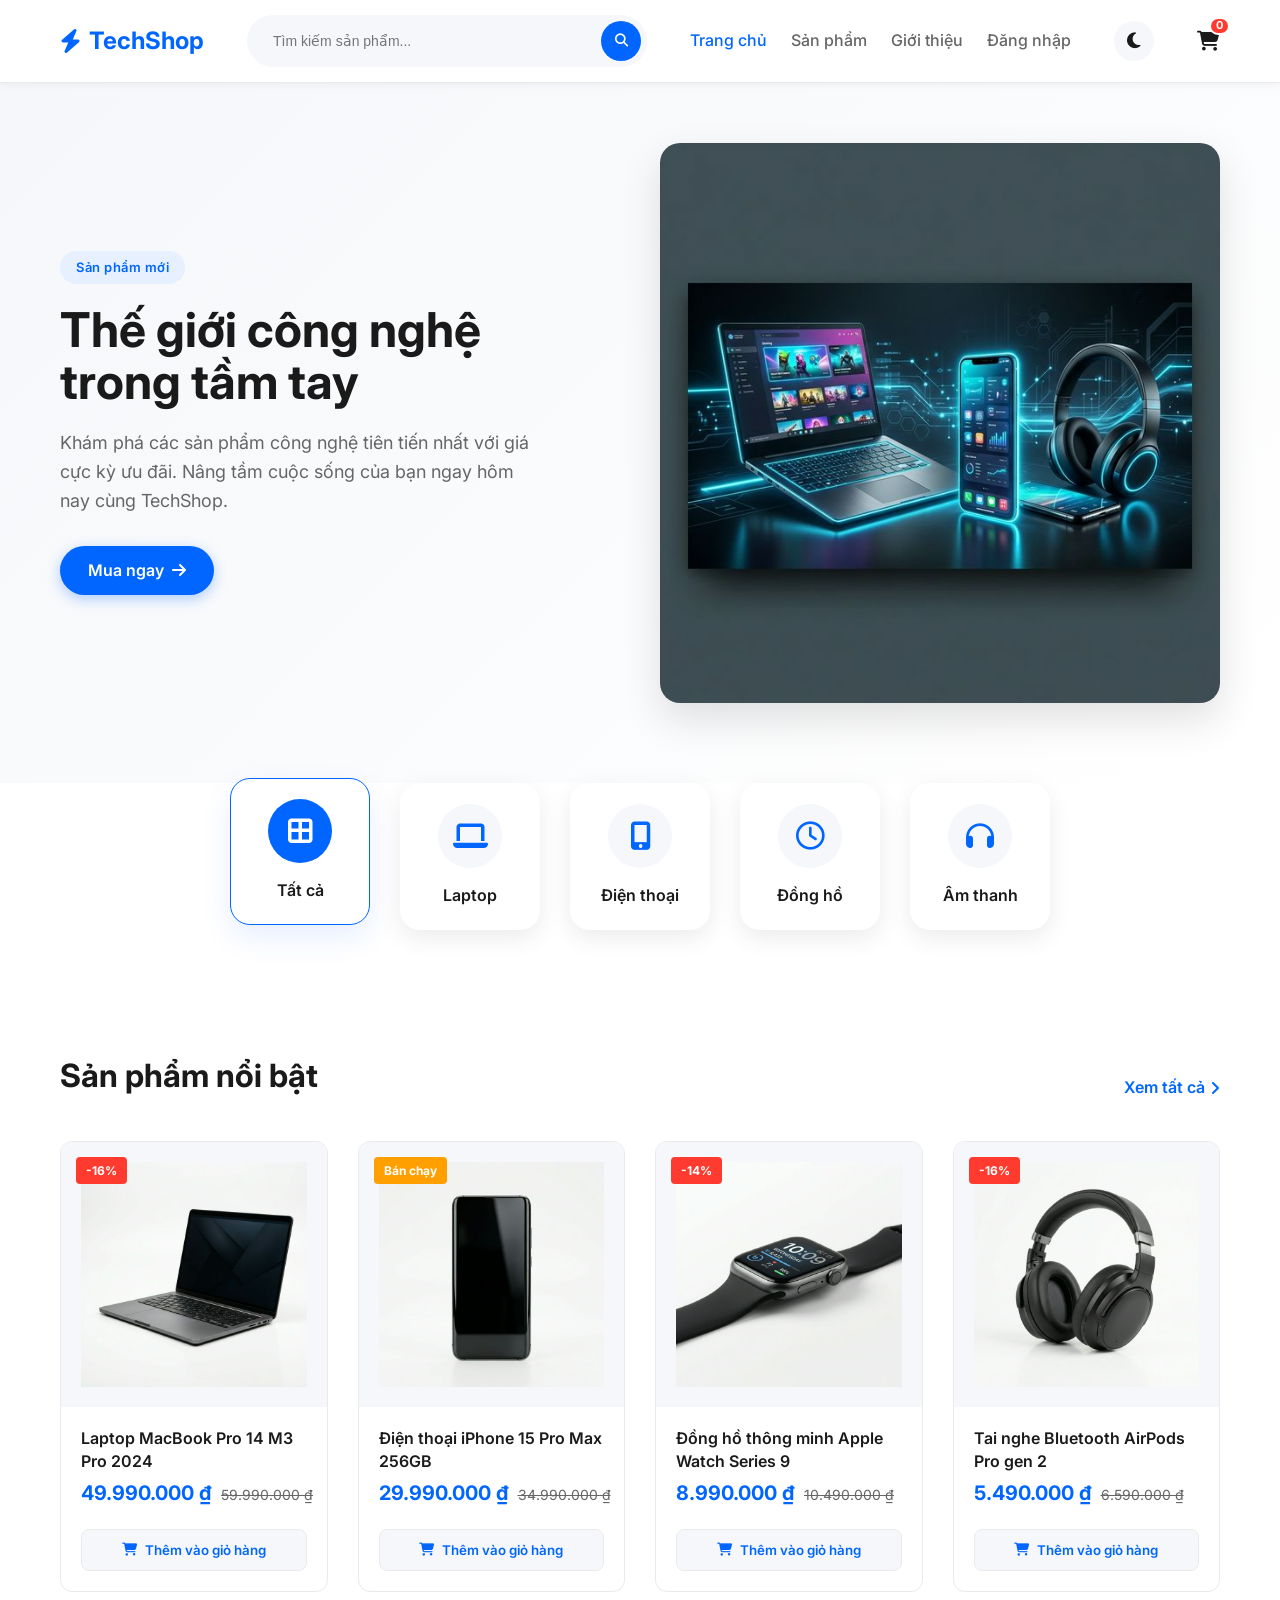
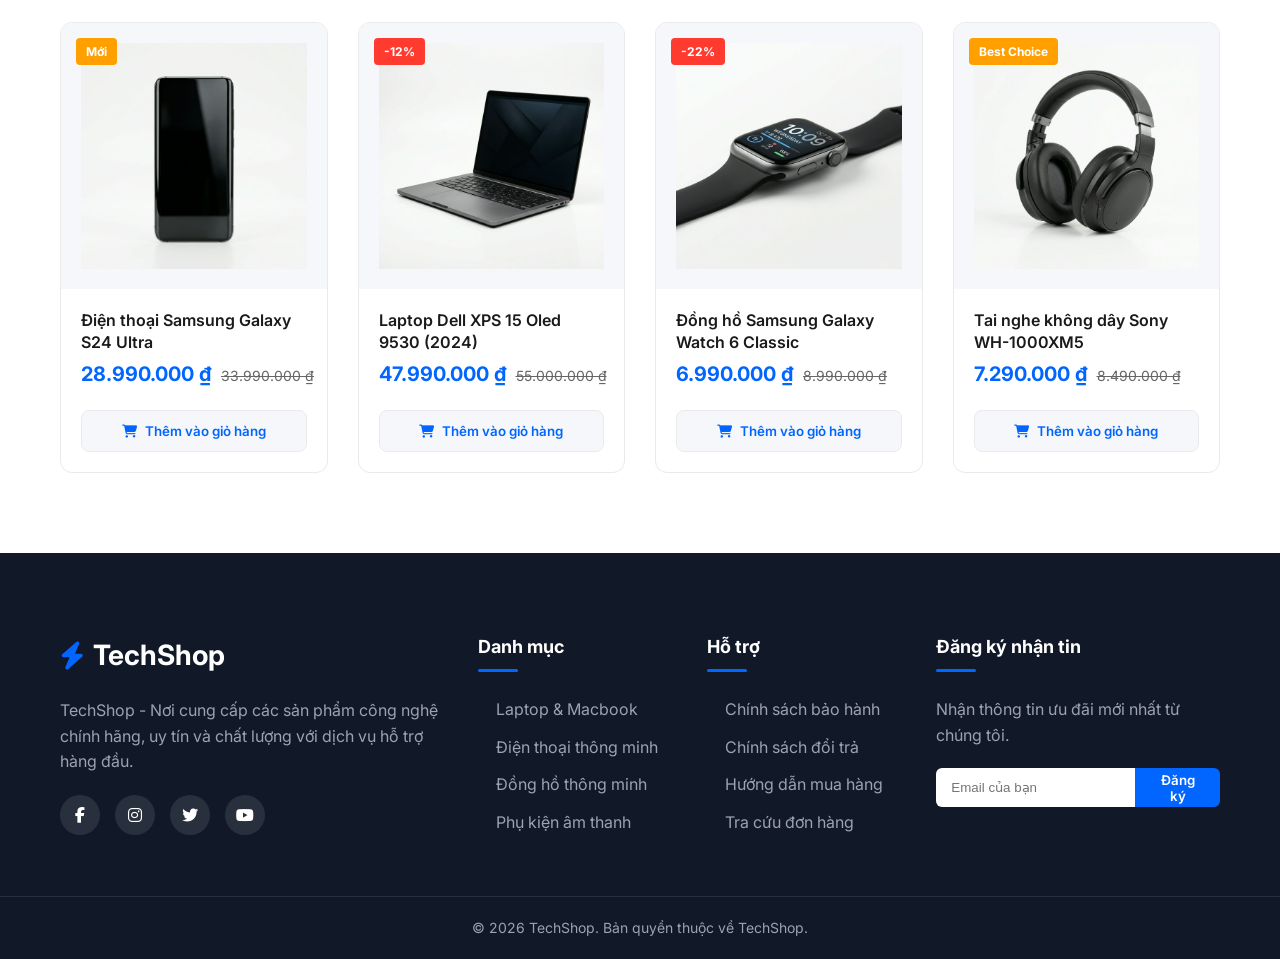
<file: index.html>
<!DOCTYPE html>
<html lang="vi">
<head>
    <link rel="icon" type="image/svg+xml" href="assets/images/favicon.svg">
    <meta charset="UTF-8">
    <meta name="viewport" content="width=device-width, initial-scale=1.0">
    <title>TechShop - Thế giới công nghệ trong tầm tay</title>
    <!-- Google Fonts -->
    <link href="https://fonts.googleapis.com/css2?family=Inter:wght@400;500;600;700&display=swap" rel="stylesheet">
    <!-- FontAwesome for Icons -->
    <link rel="stylesheet" href="https://cdnjs.cloudflare.com/ajax/libs/font-awesome/6.4.0/css/all.min.css">
    <!-- Vanilla CSS -->
    <link rel="stylesheet" href="style.css">
</head>
<body>
    <!-- Header -->
    <header class="header">
        <div class="container header-container">
            <a href="#" class="logo">
                <i class="fa-solid fa-bolt"></i> TechShop
            </a>
            
            <div class="search-bar">
                <input type="text" placeholder="Tìm kiếm sản phẩm...">
                <button type="button"><i class="fa-solid fa-magnifying-glass"></i></button>
            </div>
            
            <nav class="nav-menu">
                <ul>
                    <li><a href="#" class="active">Trang chủ</a></li>
                    <li><a href="#products">Sản phẩm</a></li>
                    <li><a href="about.html">Giới thiệu</a></li>
                    <li><a href="profile.html">Tài khoản</a></li>
                </ul>
            </nav>
            
            <div class="cart-icon" onclick="window.location.href='cart.html'" style="cursor: pointer;">
                <i class="fa-solid fa-cart-shopping"></i>
                <span class="cart-count">0</span>
            </div>
            
            <!-- Mobile Menu Toggle -->
            <button class="mobile-toggle">
                <i class="fa-solid fa-bars"></i>
            </button>
        </div>
    </header>

    <!-- Hero Section -->
    <section class="hero">
        <div class="container hero-container">
            <div class="hero-content">
                <span class="badge">Sản phẩm mới</span>
                <h1>Thế giới công nghệ<br>trong tầm tay</h1>
                <p>Khám phá các sản phẩm công nghệ tiên tiến nhất với giá cực kỳ ưu đãi. Nâng tầm cuộc sống của bạn ngay hôm nay cùng TechShop.</p>
                <a href="#products" class="btn btn-primary">Mua ngay <i class="fa-solid fa-arrow-right"></i></a>
            </div>
            <div class="hero-image">
                <img src="assets/images/banner.png" alt="TechShop Banner">
            </div>
        </div>
    </section>

    <!-- Categories Section -->
    <section class="categories">
        <div class="container">
            <div class="category-grid">
                <div class="category-item active" data-category="all">
                    <div class="category-icon">
                        <i class="fa-solid fa-border-all"></i>
                    </div>
                    <span>Tất cả</span>
                </div>
                <div class="category-item" data-category="laptop">
                    <div class="category-icon">
                        <i class="fa-solid fa-laptop"></i>
                    </div>
                    <span>Laptop</span>
                </div>
                <div class="category-item" data-category="phone">
                    <div class="category-icon">
                        <i class="fa-solid fa-mobile-screen-button"></i>
                    </div>
                    <span>Điện thoại</span>
                </div>
                <div class="category-item" data-category="watch">
                    <div class="category-icon">
                        <i class="fa-regular fa-clock"></i>
                    </div>
                    <span>Đồng hồ</span>
                </div>
                <div class="category-item" data-category="audio">
                    <div class="category-icon">
                        <i class="fa-solid fa-headphones"></i>
                    </div>
                    <span>Âm thanh</span>
                </div>
            </div>
        </div>
    </section>

    <!-- Product Section -->
    <section id="products" class="products">
        <div class="container">
            <div class="section-header">
                <h2>Sản phẩm nổi bật</h2>
                <a href="#" class="view-all">Xem tất cả <i class="fa-solid fa-angle-right"></i></a>
            </div>
            <!-- Product Grid from JavaScript -->
            <div class="product-grid" id="productGrid">
                <!-- Products will be dynamically inserted here -->
            </div>
        </div>
    </section>

    <!-- Footer Section -->
    <footer id="contact" class="footer">
        <div class="container footer-container">
            <div class="footer-col">
                <a href="#" class="footer-logo">
                    <i class="fa-solid fa-bolt"></i> TechShop
                </a>
                <p>TechShop - Nơi cung cấp các sản phẩm công nghệ chính hãng, uy tín và chất lượng với dịch vụ hỗ trợ hàng đầu.</p>
                <div class="social-links">
                    <a href="#"><i class="fa-brands fa-facebook-f"></i></a>
                    <a href="#"><i class="fa-brands fa-instagram"></i></a>
                    <a href="#"><i class="fa-brands fa-twitter"></i></a>
                    <a href="#"><i class="fa-brands fa-youtube"></i></a>
                </div>
            </div>
            <div class="footer-col">
                <h3>Danh mục</h3>
                <ul>
                    <li><a href="index.html?cat=laptop#products">Laptop & Macbook</a></li>
                    <li><a href="index.html?cat=phone#products">Điện thoại thông minh</a></li>
                    <li><a href="index.html?cat=watch#products">Đồng hồ thông minh</a></li>
                    <li><a href="index.html?cat=audio#products">Phụ kiện âm thanh</a></li>
                </ul>
            </div>
            <div class="footer-col">
                <h3>Hỗ trợ</h3>
                <ul>
                    <li><a href="#">Chính sách bảo hành</a></li>
                    <li><a href="#">Chính sách đổi trả</a></li>
                    <li><a href="#">Hướng dẫn mua hàng</a></li>
                    <li><a href="#">Tra cứu đơn hàng</a></li>
                </ul>
            </div>
            <div class="footer-col">
                <h3>Đăng ký nhận tin</h3>
                <p>Nhận thông tin ưu đãi mới nhất từ chúng tôi.</p>
                <form class="newsletter-form">
                    <input type="email" placeholder="Email của bạn">
                    <button type="submit">Đăng ký</button>
                </form>
            </div>
        </div>
        <div class="footer-bottom">
            <p>&copy; 2026 TechShop. Bản quyền thuộc về TechShop.</p>
        </div>
    </footer>

    <!-- Toast Notification Container -->
    <div id="toastContainer" class="toast-container"></div>

    <!-- Back to Top Button -->
    <button id="backToTop" class="back-to-top" title="Cuộn lên đầu trang">
        <i class="fa-solid fa-arrow-up"></i>
    </button>

    <!-- Vanilla Javascript -->
    <script src="script.js"></script>
</body>
</html>
</file>
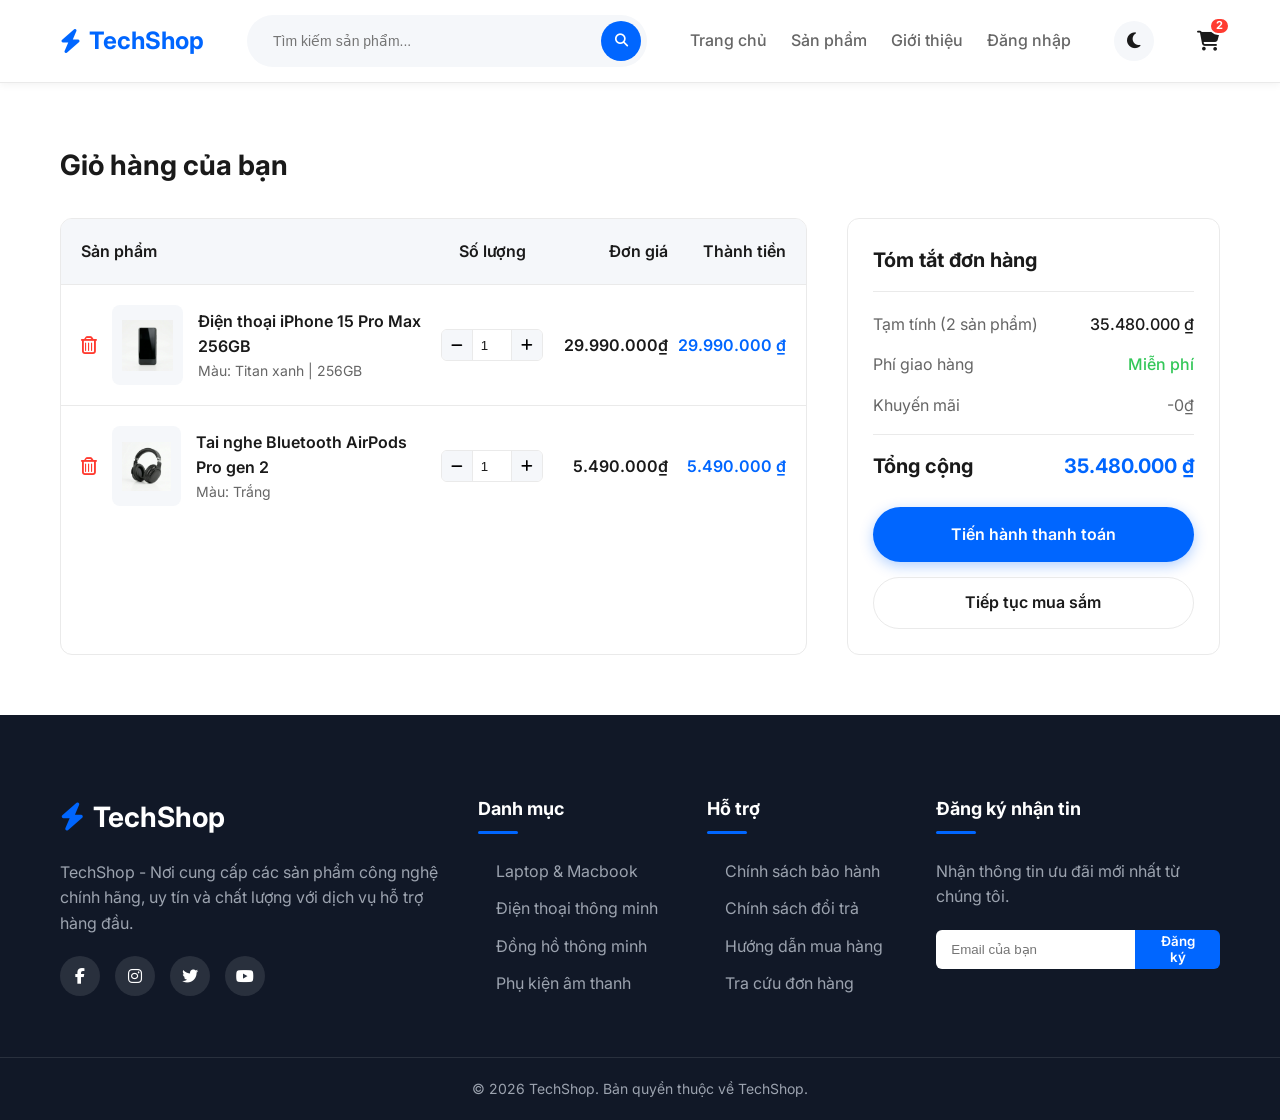
<file: cart.html>
<!DOCTYPE html>
<html lang="vi">
<head>
    <link rel="icon" type="image/svg+xml" href="assets/images/favicon.svg">
    <meta charset="UTF-8">
    <meta name="viewport" content="width=device-width, initial-scale=1.0">
    <title>Giỏ hàng - TechShop</title>
    <link href="https://fonts.googleapis.com/css2?family=Inter:wght@400;500;600;700&display=swap" rel="stylesheet">
    <link rel="stylesheet" href="https://cdnjs.cloudflare.com/ajax/libs/font-awesome/6.4.0/css/all.min.css">
    <link rel="stylesheet" href="style.css">
    <link rel="stylesheet" href="pages.css">
</head>
<body>
    <!-- Header -->
    <header class="header">
        <div class="container header-container">
            <a href="index.html" class="logo">
                <i class="fa-solid fa-bolt"></i> TechShop
            </a>
            
            <div class="search-bar">
                <input type="text" placeholder="Tìm kiếm sản phẩm...">
                <button type="button"><i class="fa-solid fa-magnifying-glass"></i></button>
            </div>
            
            <nav class="nav-menu">
                <ul>
                    <li><a href="index.html">Trang chủ</a></li>
                    <li><a href="index.html#products">Sản phẩm</a></li>
                    <li><a href="about.html">Giới thiệu</a></li>
                    <li><a href="login.html">Đăng nhập</a></li>
                </ul>
            </nav>
            
            <div class="cart-icon active" onclick="window.location.href='cart.html'">
                <i class="fa-solid fa-cart-shopping"></i>
                <span class="cart-count">2</span>
            </div>
            
            <button class="mobile-toggle"><i class="fa-solid fa-bars"></i></button>
        </div>
    </header>

    <!-- Cart Section -->
    <section class="cart-section">
        <div class="container">
            <h1 style="margin-bottom: 30px; font-size: 28px;">Giỏ hàng của bạn</h1>
            
            <div class="cart-layout">
                <!-- Items list -->
                <div class="cart-items">
                    <div class="cart-header">
                        <div>Sản phẩm</div>
                        <div style="text-align: center;">Số lượng</div>
                        <div style="text-align: right;">Đơn giá</div>
                        <div style="text-align: right;">Thành tiền</div>
                    </div>
                    
                    <div class="cart-item">
                        <div class="cart-product-info">
                            <button class="btn-remove"><i class="fa-regular fa-trash-can"></i></button>
                            <div class="cart-product-img">
                                <a href="product-detail.html"><img src="assets/images/phone.png" alt="iPhone 15"></a>
                            </div>
                            <div>
                                <a href="product-detail.html" class="cart-product-title">Điện thoại iPhone 15 Pro Max 256GB</a>
                                <div style="color: var(--text-muted); font-size: 14px;">Màu: Titan xanh | 256GB</div>
                            </div>
                        </div>
                        <div style="display: flex; justify-content: center;">
                            <div class="qty-control">
                                <button class="qty-btn"><i class="fa-solid fa-minus"></i></button>
                                <input type="number" class="qty-input" value="1" min="1" readonly>
                                <button class="qty-btn"><i class="fa-solid fa-plus"></i></button>
                            </div>
                        </div>
                        <div class="cart-price" style="text-align: right;">29.990.000₫</div>
                        <div class="cart-total" style="text-align: right;">29.990.000₫</div>
                    </div>
                    
                    <div class="cart-item">
                        <div class="cart-product-info">
                            <button class="btn-remove"><i class="fa-regular fa-trash-can"></i></button>
                            <div class="cart-product-img">
                                <a href="product-detail.html"><img src="assets/images/audio.png" alt="AirPods"></a>
                            </div>
                            <div>
                                <a href="product-detail.html" class="cart-product-title">Tai nghe Bluetooth AirPods Pro gen 2</a>
                                <div style="color: var(--text-muted); font-size: 14px;">Màu: Trắng</div>
                            </div>
                        </div>
                        <div style="display: flex; justify-content: center;">
                            <div class="qty-control">
                                <button class="qty-btn"><i class="fa-solid fa-minus"></i></button>
                                <input type="number" class="qty-input" value="1" min="1" readonly>
                                <button class="qty-btn"><i class="fa-solid fa-plus"></i></button>
                            </div>
                        </div>
                        <div class="cart-price" style="text-align: right;">5.490.000₫</div>
                        <div class="cart-total" style="text-align: right;">5.490.000₫</div>
                    </div>
                </div>
                
                <!-- Summary -->
                <div class="cart-summary">
                    <h3 class="summary-title">Tóm tắt đơn hàng</h3>
                    
                    <div class="summary-line">
                        <span>Tạm tính (2 sản phẩm)</span>
                        <span style="font-weight: 500; color: var(--text-main);">35.480.000₫</span>
                    </div>
                    <div class="summary-line">
                        <span>Phí giao hàng</span>
                        <span style="color: var(--success); font-weight: 500;">Miễn phí</span>
                    </div>
                    <div class="summary-line">
                        <span>Khuyến mãi</span>
                        <span>-0₫</span>
                    </div>
                    
                    <div class="summary-total">
                        <span>Tổng cộng</span>
                        <span>35.480.000₫</span>
                    </div>
                    
                    <a href="checkout.html" class="btn btn-primary btn-full" style="padding: 15px; font-size: 16px;">Tiến hành thanh toán</a>
                    <a href="index.html" class="btn btn-full" style="margin-top: 15px; border: 1px solid var(--border-color); color: var(--text-main);">Tiếp tục mua sắm</a>
                </div>
            </div>
        </div>
    </section>

    <!-- Footer -->
    <footer class="footer">
        <div class="container footer-container">
            <div class="footer-col">
                <a href="index.html" class="footer-logo">
                    <i class="fa-solid fa-bolt"></i> TechShop
                </a>
                <p>TechShop - Nơi cung cấp các sản phẩm công nghệ chính hãng, uy tín và chất lượng với dịch vụ hỗ trợ hàng đầu.</p>
                <div class="social-links">
                    <a href="#"><i class="fa-brands fa-facebook-f"></i></a>
                    <a href="#"><i class="fa-brands fa-instagram"></i></a>
                    <a href="#"><i class="fa-brands fa-twitter"></i></a>
                    <a href="#"><i class="fa-brands fa-youtube"></i></a>
                </div>
            </div>
            <div class="footer-col">
                <h3>Danh mục</h3>
                <ul>
                    <li><a href="index.html?cat=laptop#products">Laptop & Macbook</a></li>
                    <li><a href="index.html?cat=phone#products">Điện thoại thông minh</a></li>
                    <li><a href="index.html?cat=watch#products">Đồng hồ thông minh</a></li>
                    <li><a href="index.html?cat=audio#products">Phụ kiện âm thanh</a></li>
                </ul>
            </div>
            <div class="footer-col">
                <h3>Hỗ trợ</h3>
                <ul>
                    <li><a href="about.html">Chính sách bảo hành</a></li>
                    <li><a href="about.html">Chính sách đổi trả</a></li>
                    <li><a href="about.html">Hướng dẫn mua hàng</a></li>
                    <li><a href="about.html">Tra cứu đơn hàng</a></li>
                </ul>
            </div>
            <div class="footer-col">
                <h3>Đăng ký nhận tin</h3>
                <p>Nhận thông tin ưu đãi mới nhất từ chúng tôi.</p>
                <form class="newsletter-form">
                    <input type="email" placeholder="Email của bạn">
                    <button type="submit">Đăng ký</button>
                </form>
            </div>
        </div>
        <div class="footer-bottom">
            <p>&copy; 2026 TechShop. Bản quyền thuộc về TechShop.</p>
        </div>
    </footer>

    <button id="backToTop" class="back-to-top" title="Cuộn lên đầu trang">
        <i class="fa-solid fa-arrow-up"></i>
    </button>
    <script src="script.js"></script>
    <script>
        // Update mock cart count to 2
        cartCount = 2;
    </script>
</body>
</html>
</file>
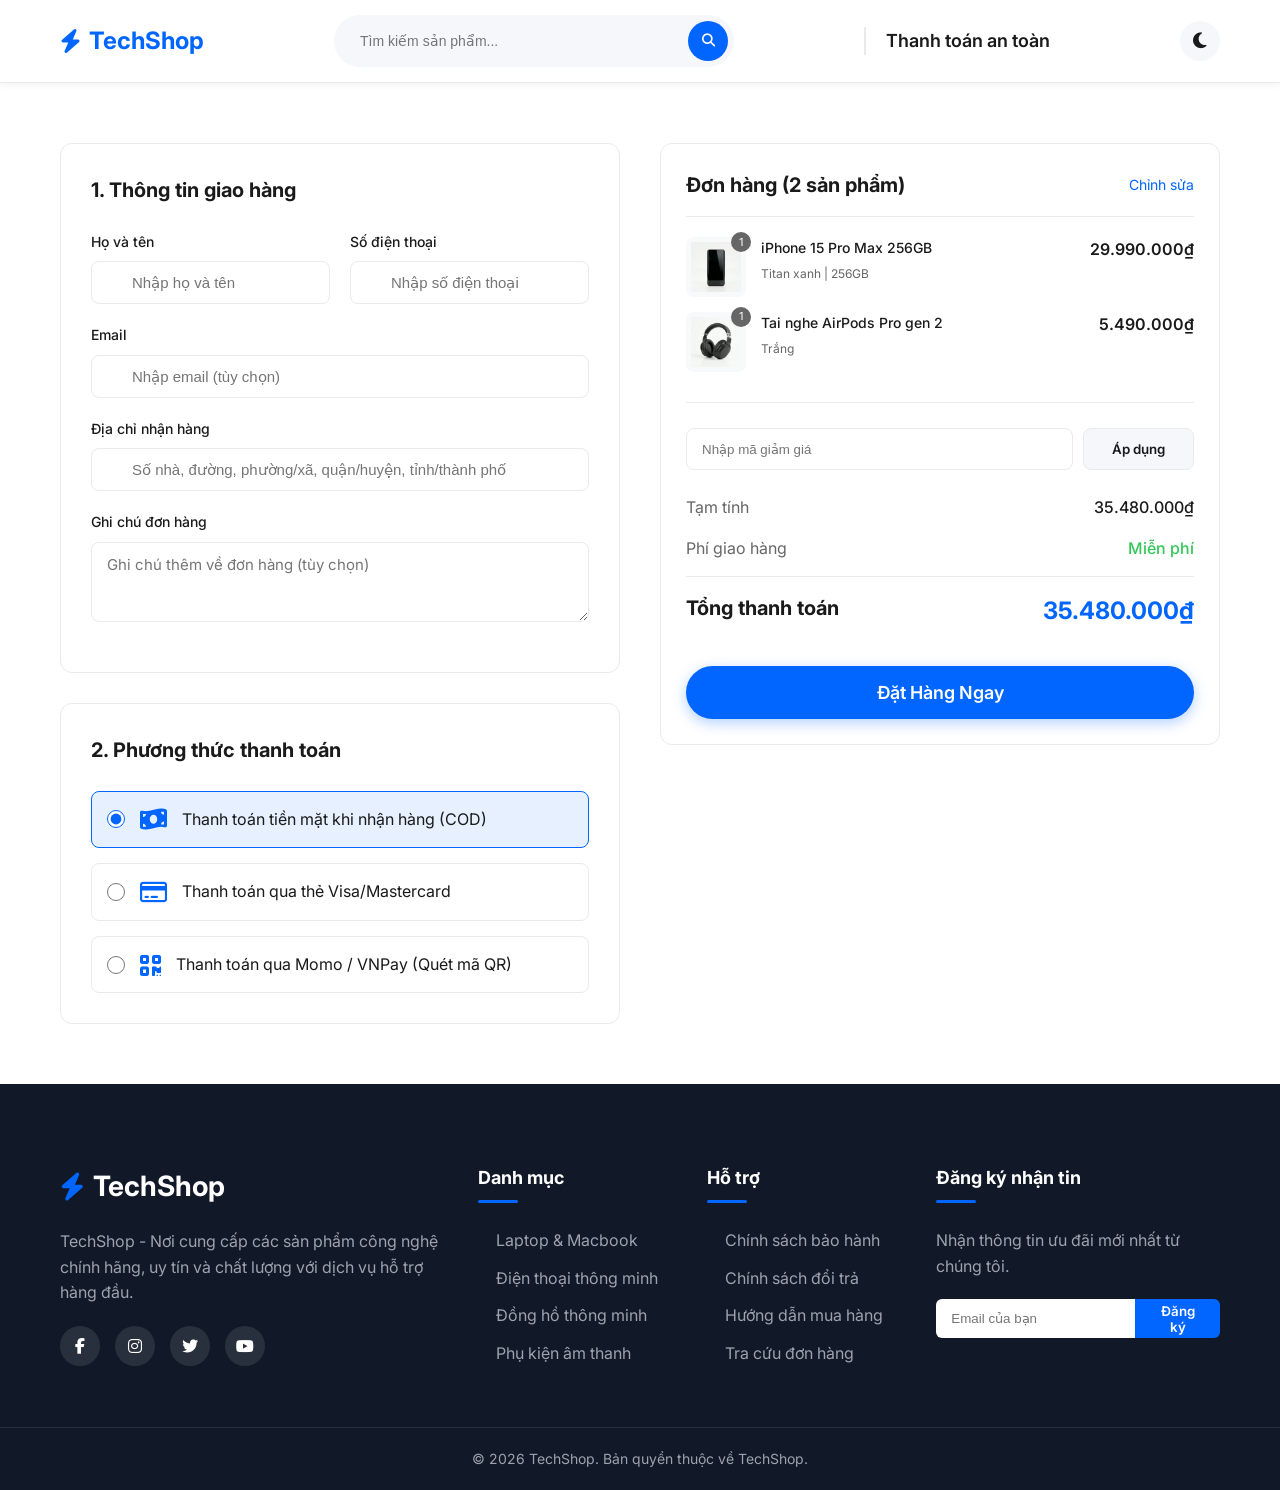
<file: checkout.html>
<!DOCTYPE html>
<html lang="vi">
<head>
    <link rel="icon" type="image/svg+xml" href="assets/images/favicon.svg">
    <meta charset="UTF-8">
    <meta name="viewport" content="width=device-width, initial-scale=1.0">
    <title>Thanh toán - TechShop</title>
    <link href="https://fonts.googleapis.com/css2?family=Inter:wght@400;500;600;700&display=swap" rel="stylesheet">
    <link rel="stylesheet" href="https://cdnjs.cloudflare.com/ajax/libs/font-awesome/6.4.0/css/all.min.css">
    <link rel="stylesheet" href="style.css">
    <link rel="stylesheet" href="pages.css">
</head>
<body>
    <!-- Header -->
    <header class="header">
        <div class="container header-container">
            <a href="index.html" class="logo">
                <i class="fa-solid fa-bolt"></i> TechShop
            </a>
            
            <div class="search-bar">
                <input type="text" placeholder="Tìm kiếm sản phẩm...">
                <button type="button"><i class="fa-solid fa-magnifying-glass"></i></button>
            </div>
            <div style="font-size: 18px; font-weight: 600; padding-left: 20px; border-left: 2px solid var(--border-color);">Thanh toán an toàn</div>
        </div>
    </header>

    <!-- Checkout Section -->
    <section class="cart-section">
        <div class="container">
            <div class="checkout-layout">
                <!-- Informaion Form -->
                <div>
                    <div class="checkout-form-section" style="margin-bottom: 30px;">
                        <h3>1. Thông tin giao hàng</h3>
                        <form>
                            <div class="form-row">
                                <div class="form-group">
                                    <label>Họ và tên</label>
                                    <div class="input-wrapper">
                                        <input type="text" placeholder="Nhập họ và tên" required>
                                    </div>
                                </div>
                                <div class="form-group">
                                    <label>Số điện thoại</label>
                                    <div class="input-wrapper">
                                        <input type="tel" placeholder="Nhập số điện thoại" required>
                                    </div>
                                </div>
                            </div>
                            
                            <div class="form-group">
                                <label>Email</label>
                                <div class="input-wrapper">
                                    <input type="email" placeholder="Nhập email (tùy chọn)">
                                </div>
                            </div>
                            
                            <div class="form-group">
                                <label>Địa chỉ nhận hàng</label>
                                <div class="input-wrapper">
                                    <input type="text" placeholder="Số nhà, đường, phường/xã, quận/huyện, tỉnh/thành phố" required>
                                </div>
                            </div>
                            
                            <div class="form-group">
                                <label>Ghi chú đơn hàng</label>
                                <div class="input-wrapper">
                                    <textarea placeholder="Ghi chú thêm về đơn hàng (tùy chọn)" style="width: 100%; border: 1px solid var(--border-color); border-radius: 8px; padding: 12px 15px; outline: none; transition: var(--transition); min-height: 80px; font-family: inherit; font-size: 15px; resize: vertical;"></textarea>
                                </div>
                            </div>
                        </form>
                    </div>
                    
                    <div class="checkout-form-section">
                        <h3>2. Phương thức thanh toán</h3>
                        <div class="payment-methods">
                            <label class="payment-method active">
                                <input type="radio" name="payment" checked>
                                <i class="fa-solid fa-money-bill-wave payment-icon"></i>
                                <span>Thanh toán tiền mặt khi nhận hàng (COD)</span>
                            </label>
                            
                            <label class="payment-method">
                                <input type="radio" name="payment">
                                <i class="fa-regular fa-credit-card payment-icon"></i>
                                <span>Thanh toán qua thẻ Visa/Mastercard</span>
                            </label>
                            
                            <label class="payment-method">
                                <input type="radio" name="payment">
                                <i class="fa-solid fa-qrcode payment-icon"></i>
                                <span>Thanh toán qua Momo / VNPay (Quét mã QR)</span>
                            </label>
                        </div>
                    </div>
                </div>
                
                <!-- Order Summary -->
                <div>
                    <div class="cart-summary">
                        <h3 class="summary-title" style="display: flex; justify-content: space-between; align-items: center;">
                            Đơn hàng (2 sản phẩm)
                            <a href="cart.html" style="font-size: 14px; font-weight: normal; color: var(--primary-color);">Chỉnh sửa</a>
                        </h3>
                        
                        <!-- Mini cart items -->
                        <div style="margin-bottom: 25px; border-bottom: 1px solid var(--border-color); padding-bottom: 15px;">
                            <div style="display: flex; gap: 15px; margin-bottom: 15px;">
                                <div style="width: 60px; height: 60px; background: #f8f9fa; border-radius: 8px; padding: 5px; position: relative;">
                                    <img src="assets/images/phone.png" style="max-height: 100%; object-fit: contain;">
                                    <span style="position: absolute; top: -5px; right: -5px; background: var(--text-muted); color: white; width: 20px; height: 20px; border-radius: 50%; font-size: 11px; display: flex; align-items: center; justify-content: center;">1</span>
                                </div>
                                <div style="flex: 1;">
                                    <div style="font-weight: 500; font-size: 14px; margin-bottom: 5px;">iPhone 15 Pro Max 256GB</div>
                                    <div style="color: var(--text-muted); font-size: 12px;">Titan xanh | 256GB</div>
                                </div>
                                <div style="font-weight: 600;">29.990.000₫</div>
                            </div>
                            
                            <div style="display: flex; gap: 15px; margin-bottom: 15px;">
                                <div style="width: 60px; height: 60px; background: #f8f9fa; border-radius: 8px; padding: 5px; position: relative;">
                                    <img src="assets/images/audio.png" style="max-height: 100%; object-fit: contain;">
                                    <span style="position: absolute; top: -5px; right: -5px; background: var(--text-muted); color: white; width: 20px; height: 20px; border-radius: 50%; font-size: 11px; display: flex; align-items: center; justify-content: center;">1</span>
                                </div>
                                <div style="flex: 1;">
                                    <div style="font-weight: 500; font-size: 14px; margin-bottom: 5px;">Tai nghe AirPods Pro gen 2</div>
                                    <div style="color: var(--text-muted); font-size: 12px;">Trắng</div>
                                </div>
                                <div style="font-weight: 600;">5.490.000₫</div>
                            </div>
                        </div>
                        
                        <!-- Coupon code -->
                        <div style="display: flex; gap: 10px; margin-bottom: 25px;">
                            <input type="text" placeholder="Nhập mã giảm giá" style="flex: 1; padding: 12px 15px; border: 1px solid var(--border-color); border-radius: 8px; outline: none;">
                            <button class="btn" style="background: var(--bg-secondary); color: var(--text-main); font-weight: 600; border: 1px solid var(--border-color); border-radius: 8px;">Áp dụng</button>
                        </div>
                        
                        <div class="summary-line">
                            <span>Tạm tính</span>
                            <span style="font-weight: 500; color: var(--text-main);">35.480.000₫</span>
                        </div>
                        <div class="summary-line">
                            <span>Phí giao hàng</span>
                            <span style="color: var(--success); font-weight: 500;">Miễn phí</span>
                        </div>
                        
                        <div class="summary-total">
                            <span>Tổng thanh toán</span>
                            <span style="font-size: 24px;">35.480.000₫</span>
                        </div>
                        
                        <button onclick="alert('Đặt hàng thành công! Mã đơn hàng của bạn là: #TS88990. Chúng tôi sẽ liên hệ với bạn trong giây lát.'); window.location.href='index.html';" class="btn btn-primary btn-full" style="padding: 16px; font-size: 18px; margin-top: 10px;">Đặt Hàng Ngay</button>
                    </div>
                </div>
            </div>
        </div>
    </section>

    <!-- Footer -->
    <footer class="footer">
        <div class="container footer-container">
            <div class="footer-col">
                <a href="index.html" class="footer-logo">
                    <i class="fa-solid fa-bolt"></i> TechShop
                </a>
                <p>TechShop - Nơi cung cấp các sản phẩm công nghệ chính hãng, uy tín và chất lượng với dịch vụ hỗ trợ hàng đầu.</p>
                <div class="social-links">
                    <a href="#"><i class="fa-brands fa-facebook-f"></i></a>
                    <a href="#"><i class="fa-brands fa-instagram"></i></a>
                    <a href="#"><i class="fa-brands fa-twitter"></i></a>
                    <a href="#"><i class="fa-brands fa-youtube"></i></a>
                </div>
            </div>
            <div class="footer-col">
                <h3>Danh mục</h3>
                <ul>
                    <li><a href="index.html?cat=laptop#products">Laptop & Macbook</a></li>
                    <li><a href="index.html?cat=phone#products">Điện thoại thông minh</a></li>
                    <li><a href="index.html?cat=watch#products">Đồng hồ thông minh</a></li>
                    <li><a href="index.html?cat=audio#products">Phụ kiện âm thanh</a></li>
                </ul>
            </div>
            <div class="footer-col">
                <h3>Hỗ trợ</h3>
                <ul>
                    <li><a href="about.html">Chính sách bảo hành</a></li>
                    <li><a href="about.html">Chính sách đổi trả</a></li>
                    <li><a href="about.html">Hướng dẫn mua hàng</a></li>
                    <li><a href="about.html">Tra cứu đơn hàng</a></li>
                </ul>
            </div>
            <div class="footer-col">
                <h3>Đăng ký nhận tin</h3>
                <p>Nhận thông tin ưu đãi mới nhất từ chúng tôi.</p>
                <form class="newsletter-form">
                    <input type="email" placeholder="Email của bạn">
                    <button type="submit">Đăng ký</button>
                </form>
            </div>
        </div>
        <div class="footer-bottom">
            <p>&copy; 2026 TechShop. Bản quyền thuộc về TechShop.</p>
        </div>
    </footer>

    <script>
        // Radio toggle UI
        document.querySelectorAll('.payment-method').forEach(label => {
            label.addEventListener('click', function() {
                document.querySelectorAll('.payment-method').forEach(l => l.classList.remove('active'));
                this.classList.add('active');
                this.querySelector('input').checked = true;
            });
        });
        
        // Add textarea focus effect equivalent
        document.querySelector('textarea').addEventListener('focus', function() {
            this.style.borderColor = 'var(--primary-color)';
            this.style.boxShadow = '0 0 0 3px var(--primary-light)';
        });
        document.querySelector('textarea').addEventListener('blur', function() {
            this.style.borderColor = 'var(--border-color)';
            this.style.boxShadow = 'none';
        });
    </script>
    <button id="backToTop" class="back-to-top" title="Cuộn lên đầu trang">
        <i class="fa-solid fa-arrow-up"></i>
    </button>
    <script src="script.js"></script>
</body>
</html>
</file>
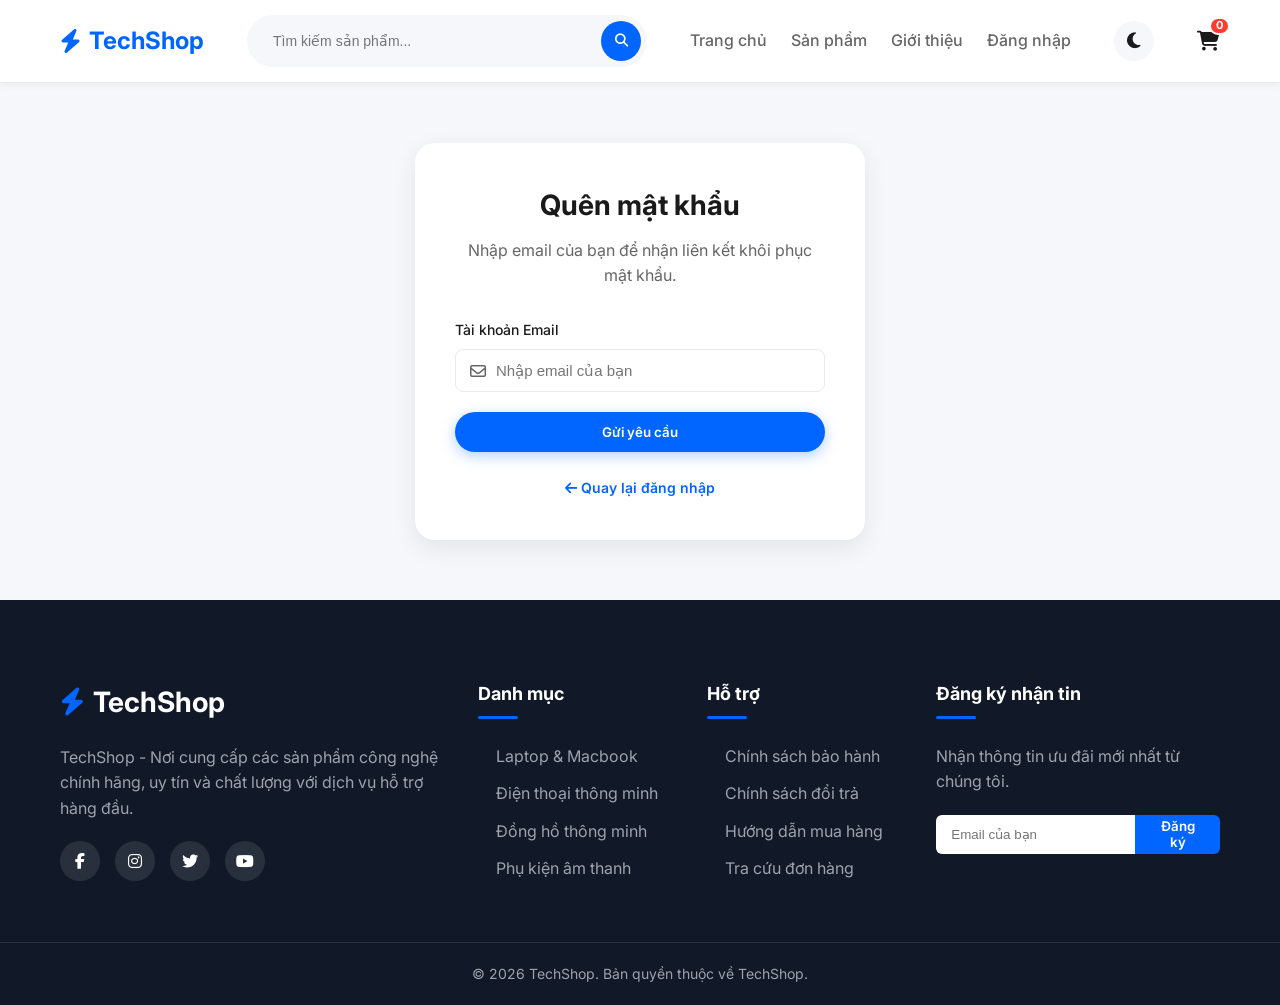
<file: forgot-password.html>
<!DOCTYPE html>
<html lang="vi">
<head>
    <link rel="icon" type="image/svg+xml" href="assets/images/favicon.svg">
    <meta charset="UTF-8">
    <meta name="viewport" content="width=device-width, initial-scale=1.0">
    <title>Quên mật khẩu - TechShop</title>
    <link href="https://fonts.googleapis.com/css2?family=Inter:wght@400;500;600;700&display=swap" rel="stylesheet">
    <link rel="stylesheet" href="https://cdnjs.cloudflare.com/ajax/libs/font-awesome/6.4.0/css/all.min.css">
    <link rel="stylesheet" href="style.css">
    <link rel="stylesheet" href="pages.css">
</head>
<body>
    <!-- Header -->
    <header class="header">
        <div class="container header-container">
            <a href="index.html" class="logo">
                <i class="fa-solid fa-bolt"></i> TechShop
            </a>
            
            <div class="search-bar">
                <input type="text" placeholder="Tìm kiếm sản phẩm...">
                <button type="button"><i class="fa-solid fa-magnifying-glass"></i></button>
            </div>
            
            <nav class="nav-menu">
                <ul>
                    <li><a href="index.html">Trang chủ</a></li>
                    <li><a href="index.html#products">Sản phẩm</a></li>
                    <li><a href="about.html">Giới thiệu</a></li>
                    <li><a href="login.html">Đăng nhập</a></li>
                </ul>
            </nav>
            
            <div class="cart-icon" onclick="window.location.href='cart.html'">
                <i class="fa-solid fa-cart-shopping"></i>
                <span class="cart-count">0</span>
            </div>
            
            <button class="mobile-toggle"><i class="fa-solid fa-bars"></i></button>
        </div>
    </header>

    <!-- Auth Section -->
    <section class="auth-section">
        <div class="auth-container">
            <div class="auth-card">
                <h2>Quên mật khẩu</h2>
                <p class="auth-subtitle">Nhập email của bạn để nhận liên kết khôi phục mật khẩu.</p>
                
                <form id="forgotPasswordForm" class="auth-form" action="#">
                    <div class="form-group">
                        <label for="email">Tài khoản Email</label>
                        <div class="input-wrapper">
                            <i class="fa-regular fa-envelope"></i>
                            <input type="email" id="email" placeholder="Nhập email của bạn" required>
                        </div>
                    </div>
                    
                    <button type="submit" class="btn btn-primary btn-full">Gửi yêu cầu</button>
                </form>
                
                <p class="auth-footer"><a href="login.html"><i class="fa-solid fa-arrow-left"></i> Quay lại đăng nhập</a></p>
            </div>
        </div>
    </section>

    <!-- Footer -->
    <footer class="footer">
        <div class="container footer-container">
            <div class="footer-col">
                <a href="index.html" class="footer-logo">
                    <i class="fa-solid fa-bolt"></i> TechShop
                </a>
                <p>TechShop - Nơi cung cấp các sản phẩm công nghệ chính hãng, uy tín và chất lượng với dịch vụ hỗ trợ hàng đầu.</p>
                <div class="social-links">
                    <a href="#"><i class="fa-brands fa-facebook-f"></i></a>
                    <a href="#"><i class="fa-brands fa-instagram"></i></a>
                    <a href="#"><i class="fa-brands fa-twitter"></i></a>
                    <a href="#"><i class="fa-brands fa-youtube"></i></a>
                </div>
            </div>
            <div class="footer-col">
                <h3>Danh mục</h3>
                <ul>
                    <li><a href="index.html?cat=laptop#products">Laptop & Macbook</a></li>
                    <li><a href="index.html?cat=phone#products">Điện thoại thông minh</a></li>
                    <li><a href="index.html?cat=watch#products">Đồng hồ thông minh</a></li>
                    <li><a href="index.html?cat=audio#products">Phụ kiện âm thanh</a></li>
                </ul>
            </div>
            <div class="footer-col">
                <h3>Hỗ trợ</h3>
                <ul>
                    <li><a href="about.html">Chính sách bảo hành</a></li>
                    <li><a href="about.html">Chính sách đổi trả</a></li>
                    <li><a href="about.html">Hướng dẫn mua hàng</a></li>
                    <li><a href="about.html">Tra cứu đơn hàng</a></li>
                </ul>
            </div>
            <div class="footer-col">
                <h3>Đăng ký nhận tin</h3>
                <p>Nhận thông tin ưu đãi mới nhất từ chúng tôi.</p>
                <form class="newsletter-form">
                    <input type="email" placeholder="Email của bạn">
                    <button type="submit">Đăng ký</button>
                </form>
            </div>
        </div>
        <div class="footer-bottom">
            <p>&copy; 2026 TechShop. Bản quyền thuộc về TechShop.</p>
        </div>
    </footer>

    <!-- Toast Notification Container -->
    <div id="toastContainer" class="toast-container"></div>

    <button id="backToTop" class="back-to-top" title="Cuộn lên đầu trang">
        <i class="fa-solid fa-arrow-up"></i>
    </button>
    <script src="script.js"></script>
</body>
</html>
</file>
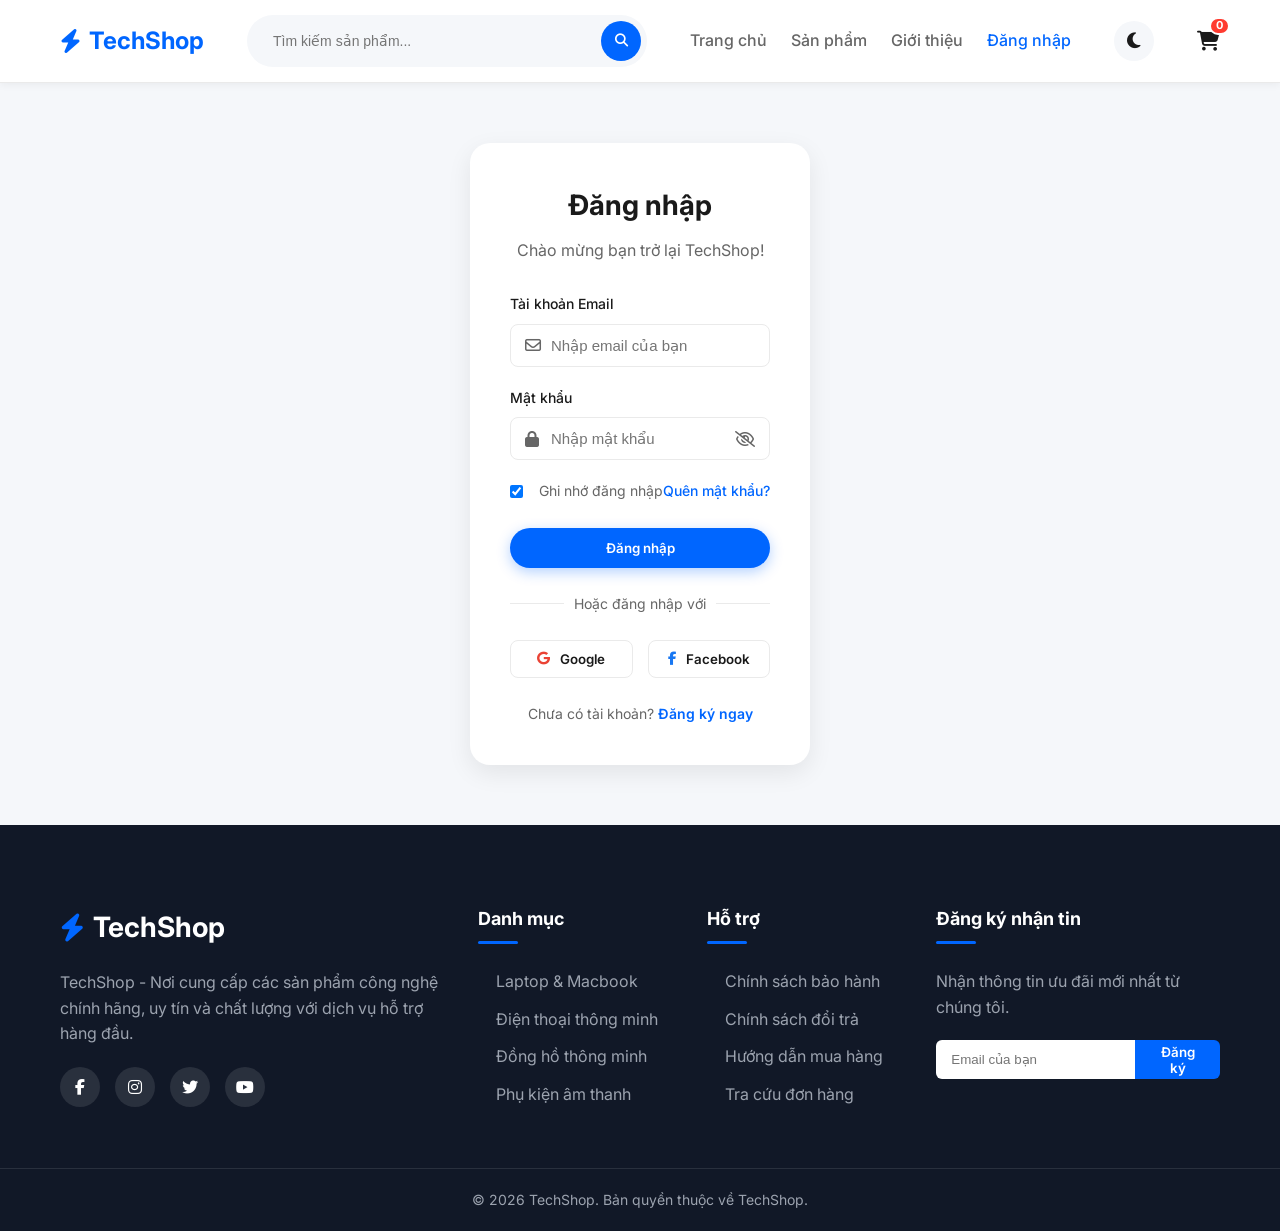
<file: login.html>
<!DOCTYPE html>
<html lang="vi">
<head>
    <link rel="icon" type="image/svg+xml" href="assets/images/favicon.svg">
    <meta charset="UTF-8">
    <meta name="viewport" content="width=device-width, initial-scale=1.0">
    <title>Đăng nhập - TechShop</title>
    <link href="https://fonts.googleapis.com/css2?family=Inter:wght@400;500;600;700&display=swap" rel="stylesheet">
    <link rel="stylesheet" href="https://cdnjs.cloudflare.com/ajax/libs/font-awesome/6.4.0/css/all.min.css">
    <link rel="stylesheet" href="style.css">
    <link rel="stylesheet" href="pages.css">
</head>
<body>
    <!-- Header -->
    <header class="header">
        <div class="container header-container">
            <a href="index.html" class="logo">
                <i class="fa-solid fa-bolt"></i> TechShop
            </a>
            
            <div class="search-bar">
                <input type="text" placeholder="Tìm kiếm sản phẩm...">
                <button type="button"><i class="fa-solid fa-magnifying-glass"></i></button>
            </div>
            
            <nav class="nav-menu">
                <ul>
                    <li><a href="index.html">Trang chủ</a></li>
                    <li><a href="index.html#products">Sản phẩm</a></li>
                    <li><a href="about.html">Giới thiệu</a></li>
                    <li><a href="login.html" class="active">Đăng nhập</a></li>
                </ul>
            </nav>
            
            <div class="cart-icon" onclick="window.location.href='cart.html'">
                <i class="fa-solid fa-cart-shopping"></i>
                <span class="cart-count">0</span>
            </div>
            
            <button class="mobile-toggle"><i class="fa-solid fa-bars"></i></button>
        </div>
    </header>

    <!-- Auth Section -->
    <section class="auth-section">
        <div class="auth-container">
            <div class="auth-card">
                <h2>Đăng nhập</h2>
                <p class="auth-subtitle">Chào mừng bạn trở lại TechShop!</p>
                
                <form id="loginForm" class="auth-form" action="#">
                    <div class="form-group">
                        <label for="email">Tài khoản Email</label>
                        <div class="input-wrapper">
                            <i class="fa-regular fa-envelope"></i>
                            <input type="email" id="email" placeholder="Nhập email của bạn" required>
                        </div>
                    </div>
                    
                    <div class="form-group">
                        <label for="password">Mật khẩu</label>
                        <div class="input-wrapper">
                            <i class="fa-solid fa-lock"></i>
                            <input type="password" id="password" placeholder="Nhập mật khẩu" required>
                            <i class="fa-regular fa-eye-slash toggle-password"></i>
                        </div>
                    </div>
                    
                    <div class="auth-actions">
                        <label class="checkbox-container">
                            <input type="checkbox" checked>
                            <span class="checkmark"></span>
                            Ghi nhớ đăng nhập
                        </label>
                        <a href="forgot-password.html" class="forgot-password">Quên mật khẩu?</a>
                    </div>
                    
                    <button type="submit" class="btn btn-primary btn-full">Đăng nhập</button>
                </form>
                
                <div class="auth-divider">
                    <span>Hoặc đăng nhập với</span>
                </div>
                
                <div class="social-login">
                    <button class="btn-social btn-google"><i class="fa-brands fa-google"></i> Google</button>
                    <button class="btn-social btn-facebook"><i class="fa-brands fa-facebook-f"></i> Facebook</button>
                </div>
                
                <p class="auth-footer">Chưa có tài khoản? <a href="register.html">Đăng ký ngay</a></p>
            </div>
        </div>
    </section>

    <!-- Footer -->
    <footer class="footer">
        <div class="container footer-container">
            <div class="footer-col">
                <a href="index.html" class="footer-logo">
                    <i class="fa-solid fa-bolt"></i> TechShop
                </a>
                <p>TechShop - Nơi cung cấp các sản phẩm công nghệ chính hãng, uy tín và chất lượng với dịch vụ hỗ trợ hàng đầu.</p>
                <div class="social-links">
                    <a href="#"><i class="fa-brands fa-facebook-f"></i></a>
                    <a href="#"><i class="fa-brands fa-instagram"></i></a>
                    <a href="#"><i class="fa-brands fa-twitter"></i></a>
                    <a href="#"><i class="fa-brands fa-youtube"></i></a>
                </div>
            </div>
            <div class="footer-col">
                <h3>Danh mục</h3>
                <ul>
                    <li><a href="index.html?cat=laptop#products">Laptop & Macbook</a></li>
                    <li><a href="index.html?cat=phone#products">Điện thoại thông minh</a></li>
                    <li><a href="index.html?cat=watch#products">Đồng hồ thông minh</a></li>
                    <li><a href="index.html?cat=audio#products">Phụ kiện âm thanh</a></li>
                </ul>
            </div>
            <div class="footer-col">
                <h3>Hỗ trợ</h3>
                <ul>
                    <li><a href="about.html">Chính sách bảo hành</a></li>
                    <li><a href="about.html">Chính sách đổi trả</a></li>
                    <li><a href="about.html">Hướng dẫn mua hàng</a></li>
                    <li><a href="about.html">Tra cứu đơn hàng</a></li>
                </ul>
            </div>
            <div class="footer-col">
                <h3>Đăng ký nhận tin</h3>
                <p>Nhận thông tin ưu đãi mới nhất từ chúng tôi.</p>
                <form class="newsletter-form">
                    <input type="email" placeholder="Email của bạn">
                    <button type="submit">Đăng ký</button>
                </form>
            </div>
        </div>
        <div class="footer-bottom">
            <p>&copy; 2026 TechShop. Bản quyền thuộc về TechShop.</p>
        </div>
    </footer>

    <!-- Toast Notification Container -->
    <div id="toastContainer" class="toast-container"></div>

    <button id="backToTop" class="back-to-top" title="Cuộn lên đầu trang">
        <i class="fa-solid fa-arrow-up"></i>
    </button>
    <script src="script.js"></script>
    <script>
        // Toggle password logic specifically for auth pages
        document.querySelectorAll('.toggle-password').forEach(icon => {
            icon.addEventListener('click', function() {
                const input = this.previousElementSibling;
                if(input.type === 'password') {
                    input.type = 'text';
                    this.classList.replace('fa-eye-slash', 'fa-eye');
                } else {
                    input.type = 'password';
                    this.classList.replace('fa-eye', 'fa-eye-slash');
                }
            });
        });
    </script>
</body>
</html>
</file>
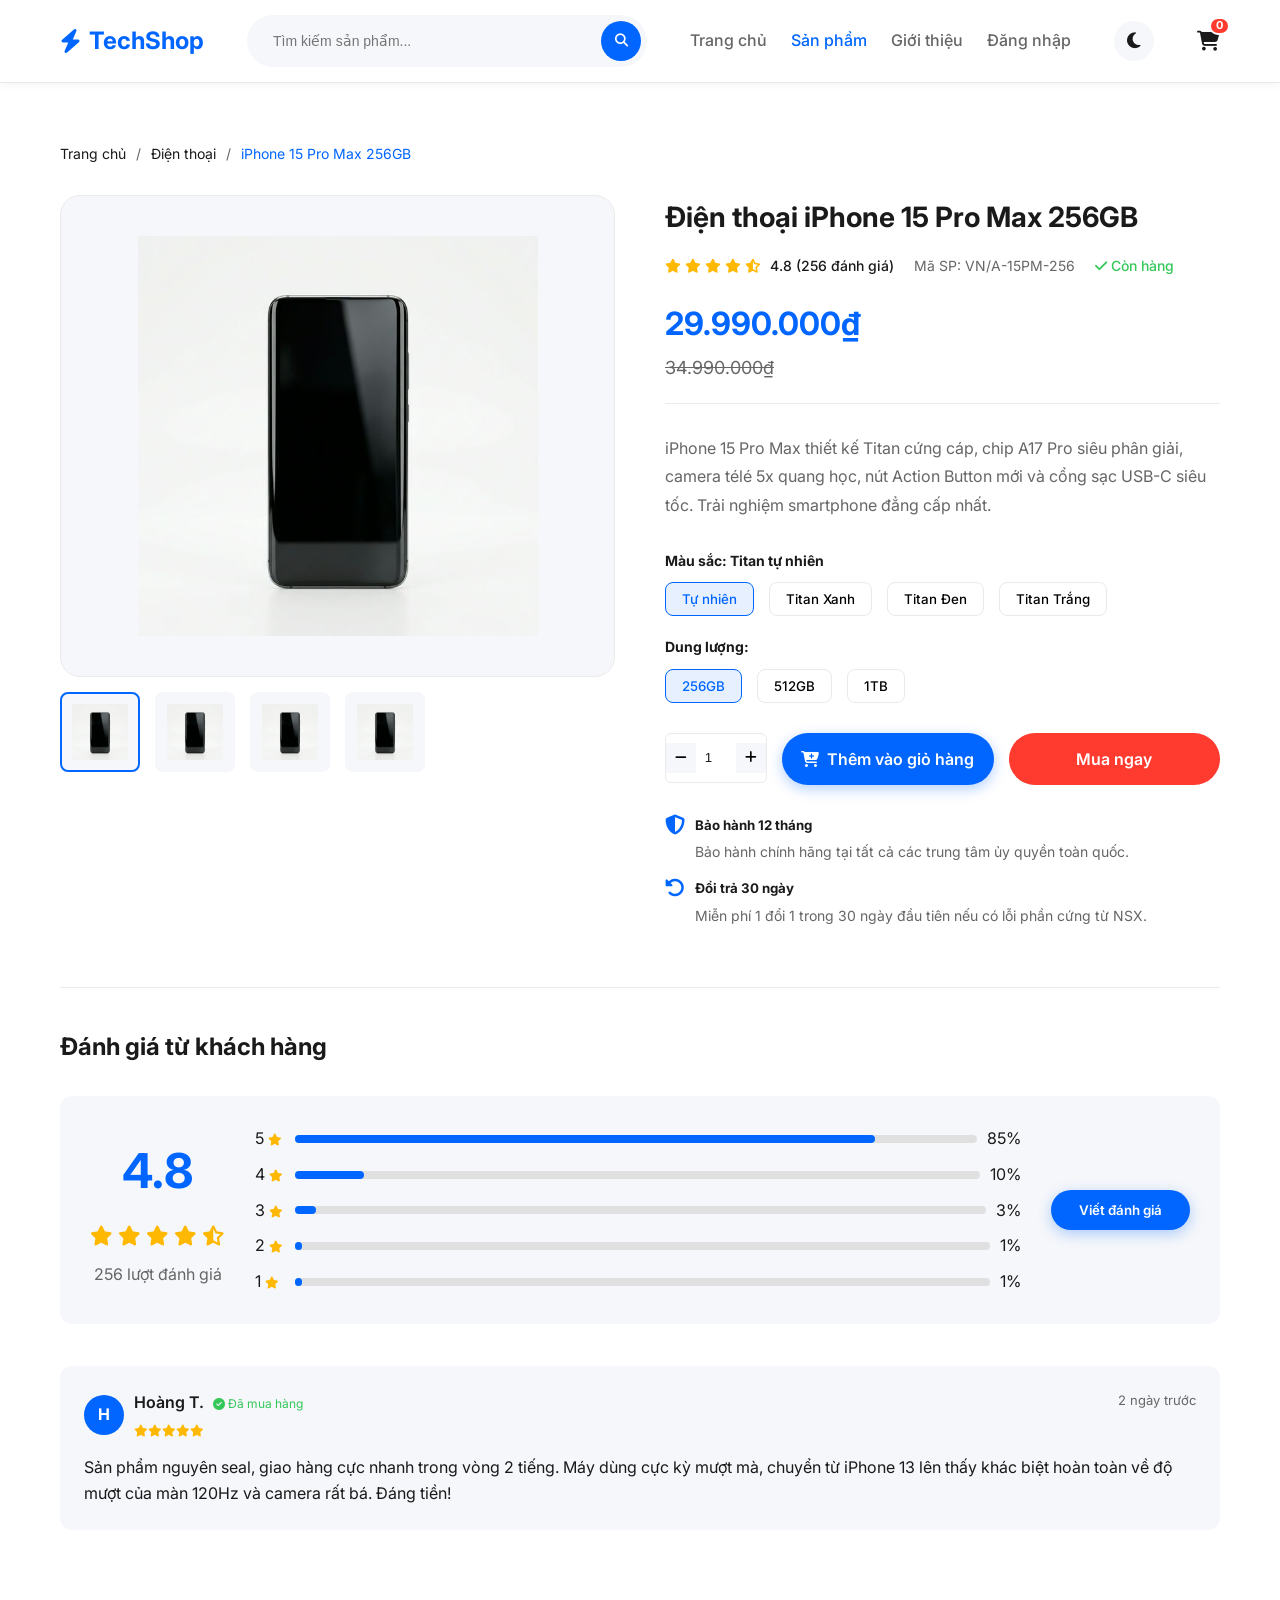
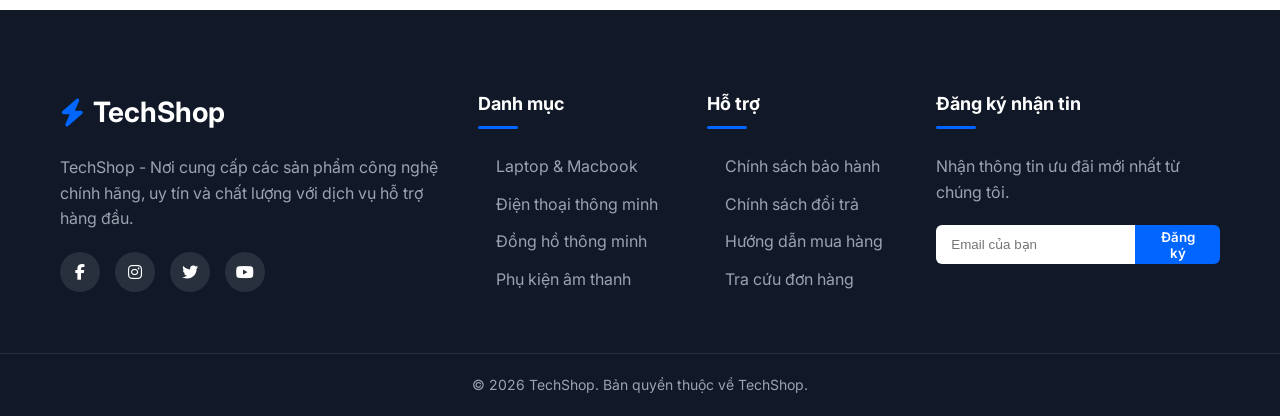
<file: product-detail.html>
<!DOCTYPE html>
<html lang="vi">
<head>
    <link rel="icon" type="image/svg+xml" href="assets/images/favicon.svg">
    <meta charset="UTF-8">
    <meta name="viewport" content="width=device-width, initial-scale=1.0">
    <title>Sản phẩm - TechShop</title>
    <link href="https://fonts.googleapis.com/css2?family=Inter:wght@400;500;600;700&display=swap" rel="stylesheet">
    <link rel="stylesheet" href="https://cdnjs.cloudflare.com/ajax/libs/font-awesome/6.4.0/css/all.min.css">
    <link rel="stylesheet" href="style.css">
    <link rel="stylesheet" href="pages.css">
</head>
<body>
    <!-- Header -->
    <header class="header">
        <div class="container header-container">
            <a href="index.html" class="logo">
                <i class="fa-solid fa-bolt"></i> TechShop
            </a>
            
            <div class="search-bar">
                <input type="text" placeholder="Tìm kiếm sản phẩm...">
                <button type="button"><i class="fa-solid fa-magnifying-glass"></i></button>
            </div>
            
            <nav class="nav-menu">
                <ul>
                    <li><a href="index.html">Trang chủ</a></li>
                    <li><a href="index.html#products" class="active">Sản phẩm</a></li>
                    <li><a href="about.html">Giới thiệu</a></li>
                    <li><a href="login.html">Đăng nhập</a></li>
                </ul>
            </nav>
            
            <div class="cart-icon" onclick="window.location.href='cart.html'">
                <i class="fa-solid fa-cart-shopping"></i>
                <span class="cart-count">0</span>
            </div>
            
            <button class="mobile-toggle"><i class="fa-solid fa-bars"></i></button>
        </div>
    </header>

    <!-- Product Detail Section -->
    <section class="product-detail-section">
        <div class="container">
            <div class="breadcrumb">
                <a href="index.html">Trang chủ</a> / 
                <a href="index.html#products">Điện thoại</a> / 
                <span>iPhone 15 Pro Max 256GB</span>
            </div>
            
            <div class="product-detail-layout">
                <!-- Gallery -->
                <div class="product-gallery">
                    <div class="main-image">
                        <img src="assets/images/phone.png" alt="iPhone 15 Pro Max">
                    </div>
                    <div class="thumbnail-list">
                        <div class="thumbnail active"><img src="assets/images/phone.png" alt="Thumb"></div>
                        <div class="thumbnail"><img src="assets/images/phone.png" alt="Thumb"></div>
                        <div class="thumbnail"><img src="assets/images/phone.png" alt="Thumb"></div>
                        <div class="thumbnail"><img src="assets/images/phone.png" alt="Thumb"></div>
                    </div>
                </div>
                
                <!-- Info -->
                <div class="product-info-detail">
                    <h1>Điện thoại iPhone 15 Pro Max 256GB</h1>
                    
                    <div class="product-meta">
                        <div class="rating-stars">
                            <i class="fa-solid fa-star"></i>
                            <i class="fa-solid fa-star"></i>
                            <i class="fa-solid fa-star"></i>
                            <i class="fa-solid fa-star"></i>
                            <i class="fa-solid fa-star-half-stroke"></i>
                            <span style="color: var(--text-main); font-weight: 500; margin-left: 5px;">4.8 (256 đánh giá)</span>
                        </div>
                        <div class="sku">Mã SP: VN/A-15PM-256</div>
                        <div class="status" style="color: var(--success); font-weight: 500;"><i class="fa-solid fa-check"></i> Còn hàng</div>
                    </div>
                    
                    <div class="product-price-wrapper">
                        <div class="product-price-large">29.990.000₫</div>
                        <div class="original-price" style="font-size: 18px;">34.990.000₫</div>
                    </div>
                    
                    <p class="product-short-desc">
                        iPhone 15 Pro Max thiết kế Titan cứng cáp, chip A17 Pro siêu phân giải, camera télé 5x quang học, nút Action Button mới và cổng sạc USB-C siêu tốc. Trải nghiệm smartphone đẳng cấp nhất.
                    </p>
                    
                    <div class="product-options">
                        <div class="option-group">
                            <h4>Màu sắc: <span>Titan tự nhiên</span></h4>
                            <div class="color-options">
                                <button class="color-btn active">Tự nhiên</button>
                                <button class="color-btn">Titan Xanh</button>
                                <button class="color-btn">Titan Đen</button>
                                <button class="color-btn">Titan Trắng</button>
                            </div>
                        </div>
                        
                        <div class="option-group">
                            <h4>Dung lượng:</h4>
                            <div class="storage-options">
                                <button class="storage-btn active">256GB</button>
                                <button class="storage-btn">512GB</button>
                                <button class="storage-btn">1TB</button>
                            </div>
                        </div>
                    </div>
                    
                    <div class="action-buttons">
                        <div class="qty-control" style="height: 50px;">
                            <button class="qty-btn" onclick="var q=document.getElementById('qty');if(q.value>1)q.value--"><i class="fa-solid fa-minus"></i></button>
                            <input type="number" id="qty" class="qty-input" value="1" min="1" style="height: 100%; border: none;">
                            <button class="qty-btn" onclick="var q=document.getElementById('qty');q.value++"><i class="fa-solid fa-plus"></i></button>
                        </div>
                        <button class="btn btn-primary btn-cart-large" onclick="addToCartDetail()">
                            <i class="fa-solid fa-cart-plus"></i> Thêm vào giỏ hàng
                        </button>
                        <button class="btn btn-cart-large" style="background: var(--danger); color: white;" onclick="window.location.href='checkout.html'">
                            Mua ngay
                        </button>
                    </div>
                    
                    <div class="product-features" style="display: flex; flex-direction: column; gap: 15px; margin-top: 30px;">
                        <div style="display: flex; gap: 10px; align-items: flex-start;">
                            <i class="fa-solid fa-shield-halved" style="color: var(--primary-color); font-size: 20px; flex-shrink: 0;"></i>
                            <div>
                                <h5 style="margin-bottom: 5px;">Bảo hành 12 tháng</h5>
                                <p style="font-size: 14px; color: var(--text-muted);">Bảo hành chính hãng tại tất cả các trung tâm ủy quyền toàn quốc.</p>
                            </div>
                        </div>
                        <div style="display: flex; gap: 10px; align-items: flex-start;">
                            <i class="fa-solid fa-rotate-left" style="color: var(--primary-color); font-size: 20px; flex-shrink: 0;"></i>
                            <div>
                                <h5 style="margin-bottom: 5px;">Đổi trả 30 ngày</h5>
                                <p style="font-size: 14px; color: var(--text-muted);">Miễn phí 1 đổi 1 trong 30 ngày đầu tiên nếu có lỗi phần cứng từ NSX.</p>
                            </div>
                        </div>
                    </div>
                </div>
            </div>
            
            <!-- Reviews -->
            <div class="reviews-section">
                <h3>Đánh giá từ khách hàng</h3>
                
                <div style="display: flex; gap: 30px; margin-bottom: 40px; align-items: center; background: var(--bg-secondary); padding: 30px; border-radius: var(--radius-md);">
                    <div style="text-align: center;">
                        <div style="font-size: 48px; font-weight: 700; color: var(--primary-color);">4.8</div>
                        <div class="rating-stars" style="font-size: 20px; margin: 10px 0;">
                            <i class="fa-solid fa-star"></i>
                            <i class="fa-solid fa-star"></i>
                            <i class="fa-solid fa-star"></i>
                            <i class="fa-solid fa-star"></i>
                            <i class="fa-solid fa-star-half-stroke"></i>
                        </div>
                        <div style="color: var(--text-muted);">256 lượt đánh giá</div>
                    </div>
                    <div style="flex: 1; display: flex; flex-direction: column; gap: 10px;">
                        <!-- Thống kê đánh giá (chỉ làm layout mẫu) -->
                        <div style="display: flex; align-items: center; gap: 10px;"><span style="width: 30px;">5 <i class="fa-solid fa-star" style="color:#FFB800; font-size: 12px;"></i></span><div style="flex: 1; background: #e0e0e0; height: 8px; border-radius: 4px;"><div style="width: 85%; background: var(--primary-color); height: 100%; border-radius: 4px;"></div></div><span>85%</span></div>
                        <div style="display: flex; align-items: center; gap: 10px;"><span style="width: 30px;">4 <i class="fa-solid fa-star" style="color:#FFB800; font-size: 12px;"></i></span><div style="flex: 1; background: #e0e0e0; height: 8px; border-radius: 4px;"><div style="width: 10%; background: var(--primary-color); height: 100%; border-radius: 4px;"></div></div><span>10%</span></div>
                        <div style="display: flex; align-items: center; gap: 10px;"><span style="width: 30px;">3 <i class="fa-solid fa-star" style="color:#FFB800; font-size: 12px;"></i></span><div style="flex: 1; background: #e0e0e0; height: 8px; border-radius: 4px;"><div style="width: 3%; background: var(--primary-color); height: 100%; border-radius: 4px;"></div></div><span>3%</span></div>
                        <div style="display: flex; align-items: center; gap: 10px;"><span style="width: 30px;">2 <i class="fa-solid fa-star" style="color:#FFB800; font-size: 12px;"></i></span><div style="flex: 1; background: #e0e0e0; height: 8px; border-radius: 4px;"><div style="width: 1%; background: var(--primary-color); height: 100%; border-radius: 4px;"></div></div><span>1%</span></div>
                        <div style="display: flex; align-items: center; gap: 10px;"><span style="width: 30px;">1 <i class="fa-solid fa-star" style="color:#FFB800; font-size: 12px;"></i></span><div style="flex: 1; background: #e0e0e0; height: 8px; border-radius: 4px;"><div style="width: 1%; background: var(--primary-color); height: 100%; border-radius: 4px;"></div></div><span>1%</span></div>
                    </div>
                    <div>
                        <button class="btn btn-primary" id="btnWriteReview">Viết đánh giá</button>
                    </div>
                </div>

                <!-- Review Form Container -->
                <div id="reviewSuccessMsg" class="review-success-msg">
                    <i class="fa-solid fa-circle-check"></i>
                    <h3>Cảm ơn bạn đã đánh giá!</h3>
                    <p>Đánh giá của bạn đã được gửi thành công và đang được chờ duyệt.</p>
                </div>

                <div id="reviewFormContainer" class="review-form-container">
                    <form id="reviewForm" class="review-form">
                        <h4>Viết đánh giá của bạn</h4>
                        <div class="form-group">
                            <label>Chọn đánh giá của bạn:</label>
                            <div class="star-rating-input" id="starRatingInput">
                                <i class="fa-solid fa-star" data-rating="1"></i>
                                <i class="fa-solid fa-star" data-rating="2"></i>
                                <i class="fa-solid fa-star" data-rating="3"></i>
                                <i class="fa-solid fa-star" data-rating="4"></i>
                                <i class="fa-solid fa-star" data-rating="5"></i>
                            </div>
                            <input type="hidden" id="selectedRating" value="5">
                        </div>
                        <div class="form-group">
                            <label for="reviewText">Nội dung đánh giá:</label>
                            <textarea id="reviewText" placeholder="Chia sẻ trải nghiệm của bạn về sản phẩm này..." required></textarea>
                        </div>
                        <div style="display: flex; gap: 10px;">
                            <button type="submit" class="btn btn-primary">Gửi đánh giá</button>
                            <button type="button" class="btn" id="btnCancelReview" style="background: var(--bg-secondary); border: 1px solid var(--border-color);">Hủy</button>
                        </div>
                    </form>
                </div>
                
                <div class="review-list" id="reviewList">
                    <div class="review-card">
                        <div class="review-header">
                            <div class="reviewer-info">
                                <div class="avatar">H</div>
                                <div>
                                    <div class="reviewer-name">Hoàng T. <span style="color: var(--success); font-weight: normal; font-size: 12px; margin-left: 5px;"><i class="fa-solid fa-circle-check"></i> Đã mua hàng</span></div>
                                    <div class="rating-stars" style="font-size: 12px; margin-top: 5px;">
                                        <i class="fa-solid fa-star"></i><i class="fa-solid fa-star"></i><i class="fa-solid fa-star"></i><i class="fa-solid fa-star"></i><i class="fa-solid fa-star"></i>
                                    </div>
                                </div>
                            </div>
                            <div class="review-date">2 ngày trước</div>
                        </div>
                        <div class="review-content">
                            Sản phẩm nguyên seal, giao hàng cực nhanh trong vòng 2 tiếng. Máy dùng cực kỳ mượt mà, chuyển từ iPhone 13 lên thấy khác biệt hoàn toàn về độ mượt của màn 120Hz và camera rất bá. Đáng tiền!
                        </div>
                    </div>
                </div>
            </div>
            
        </div>
    </section>

    <!-- Footer -->
    <footer class="footer">
        <div class="container footer-container">
            <div class="footer-col">
                <a href="index.html" class="footer-logo">
                    <i class="fa-solid fa-bolt"></i> TechShop
                </a>
                <p>TechShop - Nơi cung cấp các sản phẩm công nghệ chính hãng, uy tín và chất lượng với dịch vụ hỗ trợ hàng đầu.</p>
                <div class="social-links">
                    <a href="#"><i class="fa-brands fa-facebook-f"></i></a>
                    <a href="#"><i class="fa-brands fa-instagram"></i></a>
                    <a href="#"><i class="fa-brands fa-twitter"></i></a>
                    <a href="#"><i class="fa-brands fa-youtube"></i></a>
                </div>
            </div>
            <div class="footer-col">
                <h3>Danh mục</h3>
                <ul>
                    <li><a href="index.html?cat=laptop#products">Laptop & Macbook</a></li>
                    <li><a href="index.html?cat=phone#products">Điện thoại thông minh</a></li>
                    <li><a href="index.html?cat=watch#products">Đồng hồ thông minh</a></li>
                    <li><a href="index.html?cat=audio#products">Phụ kiện âm thanh</a></li>
                </ul>
            </div>
            <div class="footer-col">
                <h3>Hỗ trợ</h3>
                <ul>
                    <li><a href="about.html">Chính sách bảo hành</a></li>
                    <li><a href="about.html">Chính sách đổi trả</a></li>
                    <li><a href="about.html">Hướng dẫn mua hàng</a></li>
                    <li><a href="about.html">Tra cứu đơn hàng</a></li>
                </ul>
            </div>
            <div class="footer-col">
                <h3>Đăng ký nhận tin</h3>
                <p>Nhận thông tin ưu đãi mới nhất từ chúng tôi.</p>
                <form class="newsletter-form">
                    <input type="email" placeholder="Email của bạn">
                    <button type="submit">Đăng ký</button>
                </form>
            </div>
        </div>
        <div class="footer-bottom">
            <p>&copy; 2026 TechShop. Bản quyền thuộc về TechShop.</p>
        </div>
    </footer>
    
    <!-- Toast Notification Container -->
    <div id="toastContainer" class="toast-container"></div>

    <button id="backToTop" class="back-to-top" title="Cuộn lên đầu trang">
        <i class="fa-solid fa-arrow-up"></i>
    </button>
    <script src="script.js"></script>
    <script>
        function addToCartDetail() {
            // Reusing logic from script.js, simulate cart addition
            let qty = parseInt(document.getElementById('qty').value) || 1;
            cartCount += qty;
            const countElement = document.querySelector('.cart-count');
            countElement.textContent = cartCount;
            
            countElement.classList.add('bump');
            setTimeout(() => { countElement.classList.remove('bump'); }, 300);
            
            showToast(`Đã thêm ${qty} sản phẩm vào giỏ hàng!`);
        }
        
        // Option toggling
        document.querySelectorAll('.color-options .color-btn').forEach(btn => {
            btn.addEventListener('click', function() {
                document.querySelectorAll('.color-options .color-btn').forEach(b => b.classList.remove('active'));
                this.classList.add('active');
                document.querySelector('.option-group h4 span').textContent = this.textContent;
            });
        });
        
        document.querySelectorAll('.storage-options .storage-btn').forEach(btn => {
            btn.addEventListener('click', function() {
                document.querySelectorAll('.storage-options .storage-btn').forEach(b => b.classList.remove('active'));
                this.classList.add('active');
            });
        });

        // Thumbnail switching logic
        document.querySelectorAll('.thumbnail').forEach(thumb => {
            thumb.addEventListener('click', function() {
                // Update active class
                document.querySelectorAll('.thumbnail').forEach(t => t.classList.remove('active'));
                this.classList.add('active');
                
                // Update main image src
                const newSrc = this.querySelector('img').src;
                document.querySelector('.main-image img').src = newSrc;
            });
        });

        // Review Functionality
        const btnWriteReview = document.getElementById('btnWriteReview');
        const btnCancelReview = document.getElementById('btnCancelReview');
        const reviewFormContainer = document.getElementById('reviewFormContainer');
        const reviewForm = document.getElementById('reviewForm');
        const starRatingInput = document.getElementById('starRatingInput');
        const selectedRatingInput = document.getElementById('selectedRating');
        const reviewSuccessMsg = document.getElementById('reviewSuccessMsg');
        const reviewList = document.getElementById('reviewList');

        if (btnWriteReview) {
            btnWriteReview.addEventListener('click', () => {
                reviewFormContainer.classList.toggle('show');
                reviewSuccessMsg.style.display = 'none';
            });
        }

        if (btnCancelReview) {
            btnCancelReview.addEventListener('click', () => {
                reviewFormContainer.classList.remove('show');
            });
        }

        // Star rating selection
        if (starRatingInput) {
            const stars = starRatingInput.querySelectorAll('i');
            stars.forEach(star => {
                star.addEventListener('click', function() {
                    const rating = this.getAttribute('data-rating');
                    selectedRatingInput.value = rating;
                    
                    // Update visual state
                    stars.forEach(s => {
                        if (parseInt(s.getAttribute('data-rating')) <= parseInt(rating)) {
                            s.classList.add('active');
                        } else {
                            s.classList.remove('active');
                        }
                    });
                });
            });
            // Initialize with 5 stars
            stars.forEach(s => s.classList.add('active'));
        }

        // Form submission
        if (reviewForm) {
            reviewForm.addEventListener('submit', (e) => {
                e.preventDefault();
                
                const rating = selectedRatingInput.value;
                const text = document.getElementById('reviewText').value;
                const userName = "Khách hàng"; // Mock user name
                
                // Create new review element
                const newReview = document.createElement('div');
                newReview.className = 'review-card';
                newReview.style.animation = 'fadeIn 0.5s ease';
                
                let starsHTML = '';
                for(let i=1; i<=5; i++) {
                    starsHTML += `<i class="fa-solid fa-star" style="${i <= rating ? '' : 'color: #e2e8f0;'}"></i>`;
                }

                newReview.innerHTML = `
                    <div class="review-header">
                        <div class="reviewer-info">
                            <div class="avatar">${userName.charAt(0)}</div>
                            <div>
                                <div class="reviewer-name">${userName} <span style="color: var(--success); font-weight: normal; font-size: 12px; margin-left: 5px;"><i class="fa-solid fa-circle-check"></i> Đã mua hàng</span></div>
                                <div class="rating-stars" style="font-size: 12px; margin-top: 5px;">
                                    ${starsHTML}
                                </div>
                            </div>
                        </div>
                        <div class="review-date">Vừa xong</div>
                    </div>
                    <div class="review-content">
                        ${text}
                    </div>
                `;

                // Prepend to list
                reviewList.insertBefore(newReview, reviewList.firstChild);

                // UI feedback
                reviewFormContainer.classList.remove('show');
                reviewSuccessMsg.style.display = 'block';
                reviewForm.reset();
                showToast('Gửi đánh giá thành công!');
                
                // Reset stars to 5
                starRatingInput.querySelectorAll('i').forEach(s => s.classList.add('active'));
                selectedRatingInput.value = 5;
            });
        }
    </script>
</body>
</html>
</file>
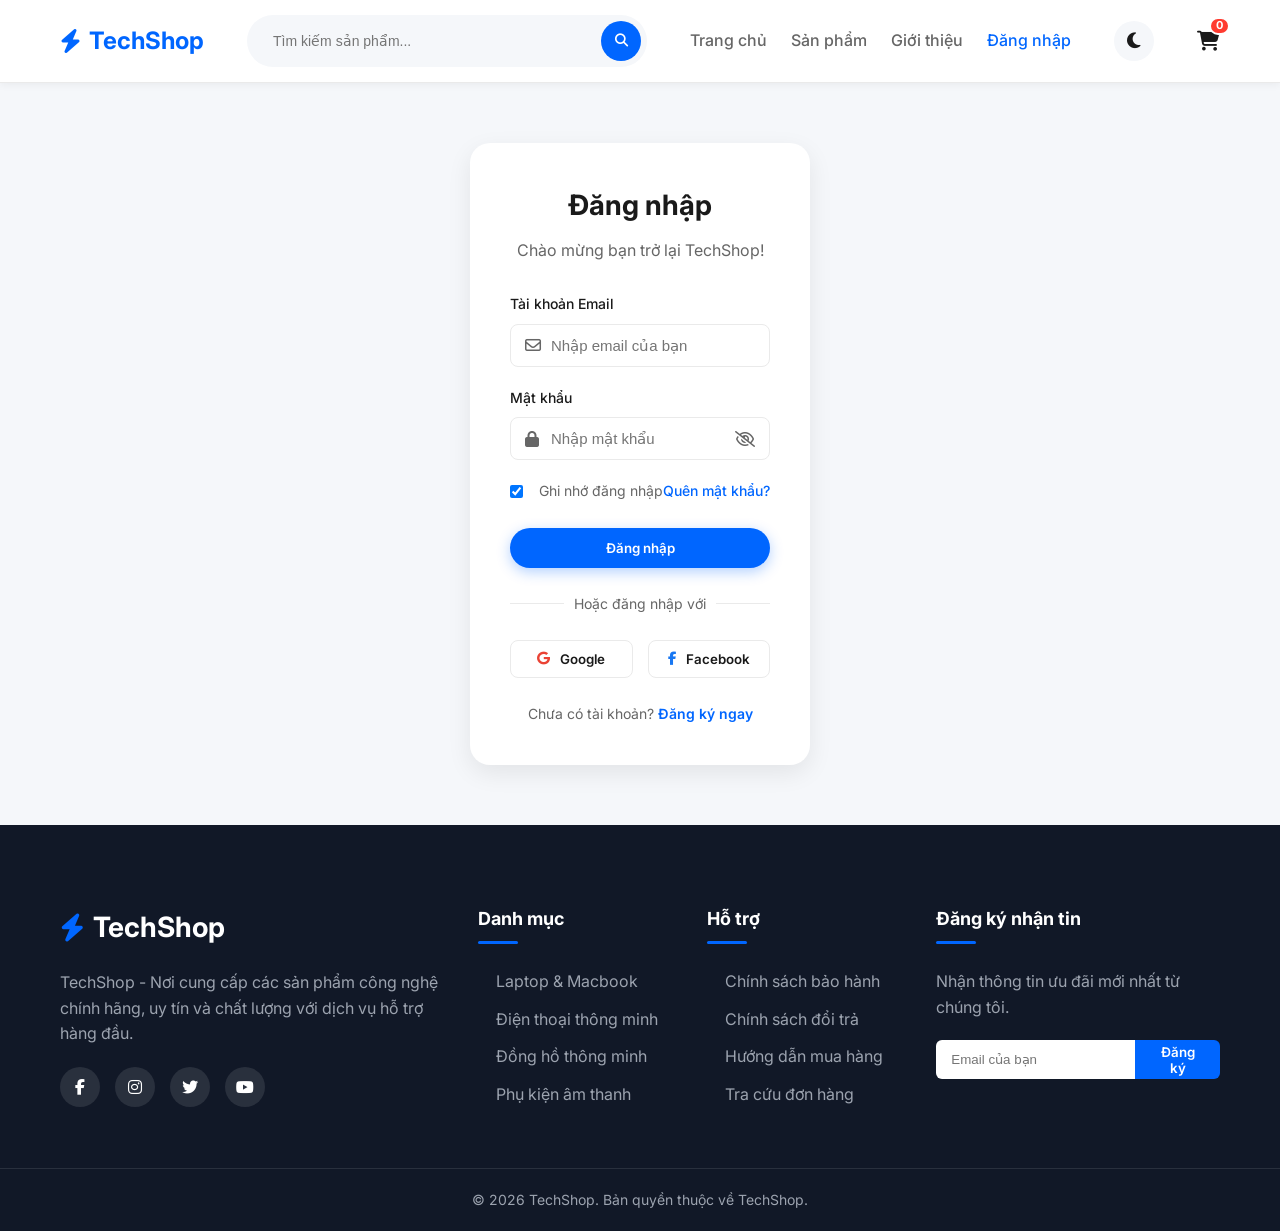
<file: profile.html>
<!DOCTYPE html>
<html lang="vi">
<head>
    <link rel="icon" type="image/svg+xml" href="assets/images/favicon.svg">
    <meta charset="UTF-8">
    <meta name="viewport" content="width=device-width, initial-scale=1.0">
    <title>Thông tin tài khoản - TechShop</title>
    <link href="https://fonts.googleapis.com/css2?family=Inter:wght@400;500;600;700&display=swap" rel="stylesheet">
    <link rel="stylesheet" href="https://cdnjs.cloudflare.com/ajax/libs/font-awesome/6.4.0/css/all.min.css">
    <link rel="stylesheet" href="style.css">
    <link rel="stylesheet" href="pages.css">
</head>
<body>
    <!-- Header -->
    <header class="header">
        <div class="container header-container">
            <a href="index.html" class="logo">
                <i class="fa-solid fa-bolt"></i> TechShop
            </a>
            
            <div class="search-bar">
                <input type="text" placeholder="Tìm kiếm sản phẩm...">
                <button type="button"><i class="fa-solid fa-magnifying-glass"></i></button>
            </div>
            
            <nav class="nav-menu">
                <ul>
                    <li><a href="index.html">Trang chủ</a></li>
                    <li><a href="index.html#products">Sản phẩm</a></li>
                    <li><a href="about.html">Giới thiệu</a></li>
                    <li><a href="profile.html" class="active">Tài khoản</a></li>
                </ul>
            </nav>
            
            <div class="cart-icon" onclick="window.location.href='cart.html'">
                <i class="fa-solid fa-cart-shopping"></i>
                <span class="cart-count">2</span>
            </div>
            
            <button class="mobile-toggle"><i class="fa-solid fa-bars"></i></button>
        </div>
    </header>

    <!-- Profile Section -->
    <section class="profile-section">
        <div class="container">
            <div class="profile-layout">
                <!-- Sidebar -->
                <aside class="profile-sidebar">
                    <div class="user-avatar-info">
                        <div class="avatar-placeholder">NT</div>
                        <div>
                            <h4>Nguyễn Tiến</h4>
                            <p style="font-size: 13px; color: var(--text-muted);">Thành viên Bạc</p>
                        </div>
                    </div>
                    <ul class="profile-nav">
                        <li class="active" onclick="switchTab('info', this)"><i class="fa-regular fa-user" style="width: 20px;"></i> Chi tiết tài khoản</li>
                        <li onclick="switchTab('orders', this)"><i class="fa-solid fa-box-open" style="width: 20px;"></i> Đơn hàng đã mua</li>
                        <li onclick="switchTab('security', this)"><i class="fa-solid fa-shield-halved" style="width: 20px;"></i> Đổi mật khẩu</li>
                        <li><a href="#" id="logoutBtn" style="color: var(--danger);"><i class="fa-solid fa-arrow-right-from-bracket" style="width: 20px;"></i> Đăng xuất</a></li>
                    </ul>
                </aside>
                
                <!-- Main Content -->
                <div class="profile-content">
                    
                    <!-- Tab: Personal Info -->
                    <div id="tab-info" class="profile-tab active-tab">
                        <h3 class="tab-title">Thông tin cá nhân</h3>
                        <form class="profile-form" style="max-width: 600px;">
                            <div class="form-row">
                                <div class="form-group">
                                    <label>Họ và tên</label>
                                    <div class="input-wrapper">
                                        <input type="text" value="Nguyễn Tiến">
                                    </div>
                                </div>
                                <div class="form-group">
                                    <label>Số điện thoại</label>
                                    <div class="input-wrapper">
                                        <input type="tel" value="0987654321">
                                    </div>
                                </div>
                            </div>
                            
                            <div class="form-group">
                                <label>Email</label>
                                <div class="input-wrapper">
                                    <input type="email" value="nguyentien@example.com" readonly style="background: var(--bg-secondary); cursor: not-allowed;">
                                </div>
                                <span style="font-size: 12px; color: var(--text-muted);">Email không thể tự thay đổi. Vui lòng liên hệ CSKH.</span>
                            </div>
                            
                            <div class="form-group">
                                <label>Giới tính</label>
                                <div style="display: flex; gap: 20px; margin-top: 10px;">
                                    <label style="display: flex; align-items: center; gap: 5px; font-weight: normal;"><input type="radio" name="gender" checked> Nam</label>
                                    <label style="display: flex; align-items: center; gap: 5px; font-weight: normal;"><input type="radio" name="gender"> Nữ</label>
                                    <label style="display: flex; align-items: center; gap: 5px; font-weight: normal;"><input type="radio" name="gender"> Khác</label>
                                </div>
                            </div>
                            
                            <div class="form-group">
                                <label>Ngày sinh</label>
                                <div class="input-wrapper">
                                    <input type="date" value="1995-10-15">
                                </div>
                            </div>
                            
                            <button type="button" class="btn btn-primary" style="margin-top: 15px;" onclick="showToast('Đã lưu thông tin tài khoản thành công!')">Lưu thay đổi</button>
                        </form>
                    </div>
                    
                    <!-- Tab: Orders -->
                    <div id="tab-orders" class="profile-tab">
                        <h3 class="tab-title">Đơn hàng của bạn</h3>
                        
                        <div class="order-tabs">
                            <button class="order-tab-btn active">Tất cả</button>
                            <button class="order-tab-btn">Chờ xác nhận</button>
                            <button class="order-tab-btn">Đang giao</button>
                            <button class="order-tab-btn">Đã giao</button>
                            <button class="order-tab-btn">Đã hủy</button>
                        </div>
                        
                        <!-- Order Item -->
                        <div class="order-card">
                            <div class="order-card-header">
                                <div><span style="color: var(--text-muted);">Mã đơn:</span> <b style="color: var(--primary-color);">#TS88990</b></div>
                                <div><span style="color: var(--text-muted);">Ngày đặt:</span> 20/03/2026</div>
                                <div><span class="order-status status-success"><i class="fa-solid fa-check"></i> Đã giao hàng</span></div>
                            </div>
                            <div class="order-card-body">
                                <div style="display: flex; gap: 15px; margin-bottom: 20px; padding-bottom: 20px; border-bottom: 1px dashed var(--border-color);">
                                    <div style="width: 80px; height: 80px; background: #f8f9fa; border-radius: 8px; padding: 10px; flex-shrink: 0;">
                                        <img src="assets/images/phone.png" style="width: 100%; height: 100%; object-fit: contain;">
                                    </div>
                                    <div style="flex: 1;">
                                        <h4 style="margin-bottom: 5px;">Điện thoại iPhone 15 Pro Max 256GB</h4>
                                        <div style="color: var(--text-muted); font-size: 14px; margin-bottom: 5px;">Màu: Titan xanh | 256GB</div>
                                        <div>x1</div>
                                    </div>
                                    <div style="font-weight: 600; text-align: right;">
                                        29.990.000₫
                                    </div>
                                </div>
                                
                                <div style="display: flex; gap: 15px;">
                                    <div style="width: 80px; height: 80px; background: #f8f9fa; border-radius: 8px; padding: 10px; flex-shrink: 0;">
                                        <img src="assets/images/audio.png" style="width: 100%; height: 100%; object-fit: contain;">
                                    </div>
                                    <div style="flex: 1;">
                                        <h4 style="margin-bottom: 5px;">Tai nghe Bluetooth AirPods Pro gen 2</h4>
                                        <div style="color: var(--text-muted); font-size: 14px; margin-bottom: 5px;">Màu: Trắng</div>
                                        <div>x1</div>
                                    </div>
                                    <div style="font-weight: 600; text-align: right;">
                                        5.490.000₫
                                    </div>
                                </div>
                            </div>
                            <div class="order-total">
                                Thành tiền: <span style="font-size: 18px; color: var(--primary-color);">35.480.000₫</span>
                                <div style="margin-top: 15px; display: flex; justify-content: flex-end; gap: 10px;">
                                    <button class="btn btn-view-detail" style="border: 1px solid var(--border-color);">Xem chi tiết</button>
                                    <button class="btn btn-primary btn-reorder">Mua lại</button>
                                </div>
                            </div>
                        </div>
                        
                        <!-- Order Item 2 -->
                        <div class="order-card">
                            <div class="order-card-header">
                                <div><span style="color: var(--text-muted);">Mã đơn:</span> <b style="color: var(--primary-color);">#TS88651</b></div>
                                <div><span style="color: var(--text-muted);">Ngày đặt:</span> 12/01/2026</div>
                                <div><span class="order-status status-pending"><i class="fa-solid fa-truck"></i> Đang giao</span></div>
                            </div>
                            <div class="order-card-body">
                                <div style="display: flex; gap: 15px;">
                                    <div style="width: 80px; height: 80px; background: #f8f9fa; border-radius: 8px; padding: 10px; flex-shrink: 0;">
                                        <img src="assets/images/laptop.png" style="width: 100%; height: 100%; object-fit: contain;">
                                    </div>
                                    <div style="flex: 1;">
                                        <h4 style="margin-bottom: 5px;">Laptop MacBook Pro 14 M3 Pro 2024</h4>
                                        <div style="color: var(--text-muted); font-size: 14px; margin-bottom: 5px;">Màu: Bạc | 18GB/512GB</div>
                                        <div>x1</div>
                                    </div>
                                    <div style="font-weight: 600; text-align: right;">
                                        49.990.000₫
                                    </div>
                                </div>
                            </div>
                            <div class="order-total">
                                Thành tiền: <span style="font-size: 18px; color: var(--primary-color);">49.990.000₫</span>
                                <div style="margin-top: 15px; display: flex; justify-content: flex-end; gap: 10px;">
                                    <button class="btn" style="border: 1px solid var(--border-color);">Đã nhận được hàng</button>
                                    <button class="btn btn-view-detail" style="border: 1px solid var(--border-color);">Xem chi tiết</button>
                                    <button class="btn btn-primary btn-reorder">Mua lại</button>
                                </div>
                            </div>
                        </div>
                        
                    </div>
                    
                    <!-- Tab: Security -->
                    <div id="tab-security" class="profile-tab">
                        <h3 class="tab-title">Đổi mật khẩu</h3>
                        <form class="profile-form" style="max-width: 400px;">
                            <div class="form-group">
                                <label>Mật khẩu hiện tại</label>
                                <div class="input-wrapper">
                                    <i class="fa-solid fa-lock"></i>
                                    <input type="password" placeholder="Nhập mật khẩu cũ" required>
                                </div>
                            </div>
                            
                            <div class="form-group">
                                <label>Mật khẩu mới</label>
                                <div class="input-wrapper">
                                    <i class="fa-solid fa-lock"></i>
                                    <input type="password" placeholder="Mật khẩu mới (từ 8 ký tự)" required>
                                </div>
                            </div>
                            
                            <div class="form-group">
                                <label>Xác nhận mật khẩu mới</label>
                                <div class="input-wrapper">
                                    <i class="fa-solid fa-lock"></i>
                                    <input type="password" placeholder="Nhập lại mật khẩu mới" required>
                                </div>
                            </div>
                            
                            <button type="button" class="btn btn-primary btn-full" style="margin-top: 10px;" onclick="showToast('Đổi mật khẩu thành công!')">Lưu mật khẩu</button>
                        </form>
                    </div>
                    
                </div>
            </div>
        </div>
    </section>

    <!-- Footer -->
    <footer class="footer">
        <div class="container footer-container">
            <div class="footer-col">
                <a href="index.html" class="footer-logo">
                    <i class="fa-solid fa-bolt"></i> TechShop
                </a>
                <p>TechShop - Nơi cung cấp các sản phẩm công nghệ chính hãng, uy tín và chất lượng với dịch vụ hỗ trợ hàng đầu.</p>
                <div class="social-links">
                    <a href="#"><i class="fa-brands fa-facebook-f"></i></a>
                    <a href="#"><i class="fa-brands fa-instagram"></i></a>
                    <a href="#"><i class="fa-brands fa-twitter"></i></a>
                    <a href="#"><i class="fa-brands fa-youtube"></i></a>
                </div>
            </div>
            <div class="footer-col">
                <h3>Danh mục</h3>
                <ul>
                    <li><a href="index.html?cat=laptop#products">Laptop & Macbook</a></li>
                    <li><a href="index.html?cat=phone#products">Điện thoại thông minh</a></li>
                    <li><a href="index.html?cat=watch#products">Đồng hồ thông minh</a></li>
                    <li><a href="index.html?cat=audio#products">Phụ kiện âm thanh</a></li>
                </ul>
            </div>
            <div class="footer-col">
                <h3>Hỗ trợ</h3>
                <ul>
                    <li><a href="about.html">Chính sách bảo hành</a></li>
                    <li><a href="about.html">Chính sách đổi trả</a></li>
                    <li><a href="about.html">Hướng dẫn mua hàng</a></li>
                    <li><a href="about.html">Tra cứu đơn hàng</a></li>
                </ul>
            </div>
            <div class="footer-col">
                <h3>Đăng ký nhận tin</h3>
                <p>Nhận thông tin ưu đãi mới nhất từ chúng tôi.</p>
                <form class="newsletter-form">
                    <input type="email" placeholder="Email của bạn">
                    <button type="submit">Đăng ký</button>
                </form>
            </div>
        </div>
        <div class="footer-bottom">
            <p>&copy; 2026 TechShop. Bản quyền thuộc về TechShop.</p>
        </div>
    </footer>
    
    <!-- Toast Container -->
    <div id="toastContainer" class="toast-container"></div>

    <button id="backToTop" class="back-to-top" title="Cuộn lên đầu trang">
        <i class="fa-solid fa-arrow-up"></i>
    </button>
    <script src="script.js"></script>
    <script>
        // Tab switching logic for profile page
        function switchTab(tabId, el) {
            // Remove active classes from all navs
            document.querySelectorAll('.profile-nav li').forEach(li => li.classList.remove('active'));
            // Add to clicked nav
            el.classList.add('active');
            
            // Hide all tabs
            document.querySelectorAll('.profile-tab').forEach(tab => {
                tab.classList.remove('active-tab');
            });
            // Show target tab
            document.getElementById('tab-' + tabId).classList.add('active-tab');
        }
        
        // Order tab simple visual toggle
        document.querySelectorAll('.order-tab-btn').forEach(btn => {
            btn.addEventListener('click', function() {
                document.querySelectorAll('.order-tab-btn').forEach(b => b.classList.remove('active'));
                this.classList.add('active');
            });
        });
    </script>
</body>
</html>
</file>
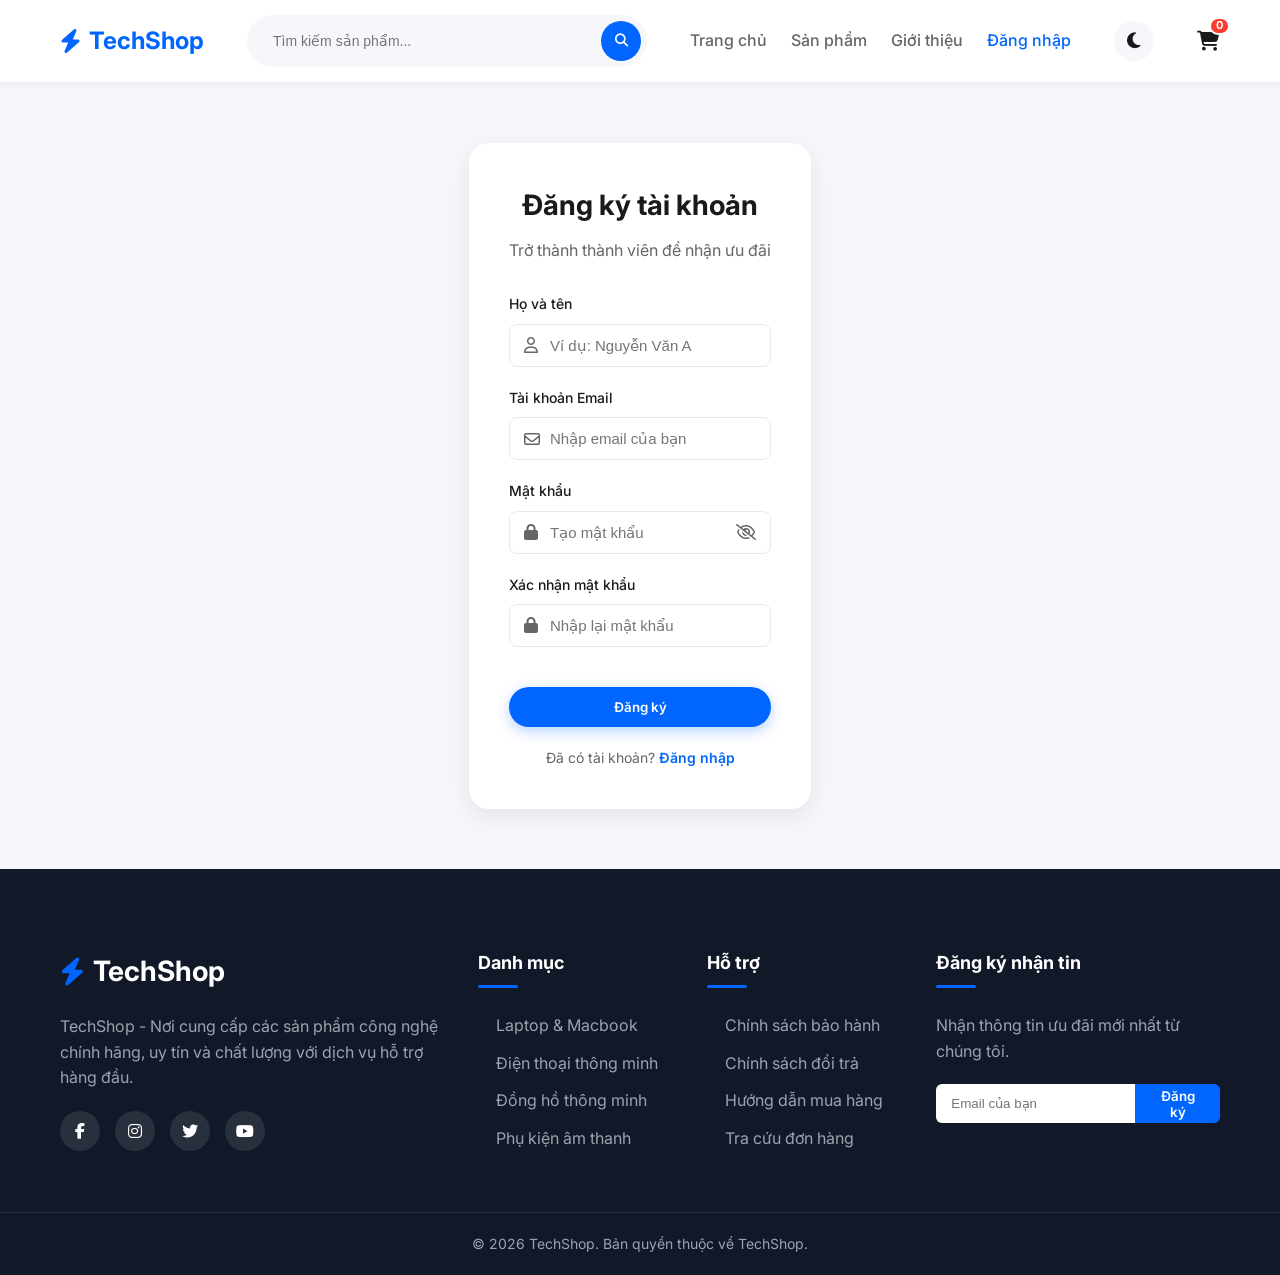
<file: register.html>
<!DOCTYPE html>
<html lang="vi">
<head>
    <link rel="icon" type="image/svg+xml" href="assets/images/favicon.svg">
    <meta charset="UTF-8">
    <meta name="viewport" content="width=device-width, initial-scale=1.0">
    <title>Đăng ký - TechShop</title>
    <link href="https://fonts.googleapis.com/css2?family=Inter:wght@400;500;600;700&display=swap" rel="stylesheet">
    <link rel="stylesheet" href="https://cdnjs.cloudflare.com/ajax/libs/font-awesome/6.4.0/css/all.min.css">
    <link rel="stylesheet" href="style.css">
    <link rel="stylesheet" href="pages.css">
</head>
<body>
    <!-- Header -->
    <header class="header">
        <div class="container header-container">
            <a href="index.html" class="logo">
                <i class="fa-solid fa-bolt"></i> TechShop
            </a>
            
            <div class="search-bar">
                <input type="text" placeholder="Tìm kiếm sản phẩm...">
                <button type="button"><i class="fa-solid fa-magnifying-glass"></i></button>
            </div>
            
            <nav class="nav-menu">
                <ul>
                    <li><a href="index.html">Trang chủ</a></li>
                    <li><a href="index.html#products">Sản phẩm</a></li>
                    <li><a href="about.html">Giới thiệu</a></li>
                    <li><a href="login.html" class="active">Đăng nhập</a></li>
                </ul>
            </nav>
            
            <div class="cart-icon" onclick="window.location.href='cart.html'">
                <i class="fa-solid fa-cart-shopping"></i>
                <span class="cart-count">0</span>
            </div>
            
            <button class="mobile-toggle"><i class="fa-solid fa-bars"></i></button>
        </div>
    </header>

    <!-- Auth Section -->
    <section class="auth-section">
        <div class="auth-container">
            <div class="auth-card">
                <h2>Đăng ký tài khoản</h2>
                <p class="auth-subtitle">Trở thành thành viên để nhận ưu đãi</p>
                
                <form id="registerForm" class="auth-form" action="#">
                    <div class="form-group">
                        <label for="name">Họ và tên</label>
                        <div class="input-wrapper">
                            <i class="fa-regular fa-user"></i>
                            <input type="text" id="name" placeholder="Ví dụ: Nguyễn Văn A" required>
                        </div>
                    </div>

                    <div class="form-group">
                        <label for="email">Tài khoản Email</label>
                        <div class="input-wrapper">
                            <i class="fa-regular fa-envelope"></i>
                            <input type="email" id="email" placeholder="Nhập email của bạn" required>
                        </div>
                    </div>
                    
                    <div class="form-group">
                        <label for="password">Mật khẩu</label>
                        <div class="input-wrapper">
                            <i class="fa-solid fa-lock"></i>
                            <input type="password" id="password" placeholder="Tạo mật khẩu" required>
                            <i class="fa-regular fa-eye-slash toggle-password"></i>
                        </div>
                    </div>

                    <div class="form-group">
                        <label for="re-password">Xác nhận mật khẩu</label>
                        <div class="input-wrapper">
                            <i class="fa-solid fa-lock"></i>
                            <input type="password" id="re-password" placeholder="Nhập lại mật khẩu" required>
                        </div>
                    </div>
                    
                    <button type="submit" class="btn btn-primary btn-full" style="margin-top: 20px;">Đăng ký</button>
                </form>
                
                <p class="auth-footer" style="margin-top: 20px;">Đã có tài khoản? <a href="login.html">Đăng nhập</a></p>
            </div>
        </div>
    </section>

    <!-- Footer -->
    <footer class="footer">
        <div class="container footer-container">
            <div class="footer-col">
                <a href="index.html" class="footer-logo">
                    <i class="fa-solid fa-bolt"></i> TechShop
                </a>
                <p>TechShop - Nơi cung cấp các sản phẩm công nghệ chính hãng, uy tín và chất lượng với dịch vụ hỗ trợ hàng đầu.</p>
                <div class="social-links">
                    <a href="#"><i class="fa-brands fa-facebook-f"></i></a>
                    <a href="#"><i class="fa-brands fa-instagram"></i></a>
                    <a href="#"><i class="fa-brands fa-twitter"></i></a>
                    <a href="#"><i class="fa-brands fa-youtube"></i></a>
                </div>
            </div>
            <div class="footer-col">
                <h3>Danh mục</h3>
                <ul>
                    <li><a href="index.html?cat=laptop#products">Laptop & Macbook</a></li>
                    <li><a href="index.html?cat=phone#products">Điện thoại thông minh</a></li>
                    <li><a href="index.html?cat=watch#products">Đồng hồ thông minh</a></li>
                    <li><a href="index.html?cat=audio#products">Phụ kiện âm thanh</a></li>
                </ul>
            </div>
            <div class="footer-col">
                <h3>Hỗ trợ</h3>
                <ul>
                    <li><a href="about.html">Chính sách bảo hành</a></li>
                    <li><a href="about.html">Chính sách đổi trả</a></li>
                    <li><a href="about.html">Hướng dẫn mua hàng</a></li>
                    <li><a href="about.html">Tra cứu đơn hàng</a></li>
                </ul>
            </div>
            <div class="footer-col">
                <h3>Đăng ký nhận tin</h3>
                <p>Nhận thông tin ưu đãi mới nhất từ chúng tôi.</p>
                <form class="newsletter-form">
                    <input type="email" placeholder="Email của bạn">
                    <button type="submit">Đăng ký</button>
                </form>
            </div>
        </div>
        <div class="footer-bottom">
            <p>&copy; 2026 TechShop. Bản quyền thuộc về TechShop.</p>
        </div>
    </footer>

    <!-- Toast Notification Container -->
    <div id="toastContainer" class="toast-container"></div>

    <button id="backToTop" class="back-to-top" title="Cuộn lên đầu trang">
        <i class="fa-solid fa-arrow-up"></i>
    </button>
    <script src="script.js"></script>
    <script>
        document.querySelectorAll('.toggle-password').forEach(icon => {
            icon.addEventListener('click', function() {
                const input = this.previousElementSibling;
                if(input.type === 'password') {
                    input.type = 'text';
                    this.classList.replace('fa-eye-slash', 'fa-eye');
                } else {
                    input.type = 'password';
                    this.classList.replace('fa-eye', 'fa-eye-slash');
                }
            });
        });
    </script>
</body>
</html>
</file>
<file: style.css>
/* ====== CSS Variables ====== */
:root {
    --primary-color: #0066FF;
    --primary-hover: #0052cc;
    --primary-light: #e6f0ff;
    --text-main: #1a1a1a;
    --text-muted: #666666;
    --bg-main: #ffffff;
    --bg-secondary: #f5f7fa;
    --bg-card: #ffffff;
    --bg-input: #f5f7fa;
    --border-color: #eaeaea;
    --danger: #FF3B30;
    --success: #34C759;
    --shadow-sm: 0 2px 8px rgba(0, 0, 0, 0.05);
    --shadow-md: 0 8px 24px rgba(0, 0, 0, 0.08);
    --shadow-lg: 0 16px 40px rgba(0, 0, 0, 0.12);
    --radius-md: 12px;
    --radius-lg: 20px;
    --transition: all 0.3s ease;
    --header-bg: rgba(255, 255, 255, 0.95);
    --hero-gradient: linear-gradient(135deg, var(--bg-secondary) 0%, #ffffff 100%);
    --footer-bg: #111827;
    --footer-text: #9ca3af;
    --footer-heading: #ffffff;
}

[data-theme="dark"] {
    --primary-color: #3d8bff;
    --primary-hover: #5c9eff;
    --primary-light: #1a2a44;
    --text-main: #f3f4f6;
    --text-muted: #9ca3af;
    --bg-main: #0f172a;
    --bg-secondary: #1e293b;
    --bg-card: #1e293b;
    --bg-input: #334155;
    --border-color: #334155;
    --shadow-sm: 0 2px 8px rgba(0, 0, 0, 0.2);
    --shadow-md: 0 8px 24px rgba(0, 0, 0, 0.3);
    --shadow-lg: 0 16px 40px rgba(0, 0, 0, 0.4);
    --header-bg: rgba(15, 23, 42, 0.95);
    --hero-gradient: linear-gradient(135deg, #1e293b 0%, #0f172a 100%);
    --footer-bg: #020617;
}

/* ====== Reset & Global ====== */
* {
    margin: 0;
    padding: 0;
    box-sizing: border-box;
}

html {
    scroll-behavior: smooth;
}

body {
    font-family: 'Inter', sans-serif;
    color: var(--text-main);
    background-color: var(--bg-main);
    line-height: 1.6;
}

a {
    text-decoration: none;
    color: inherit;
    transition: var(--transition);
}

ul {
    list-style: none;
}

button {
    cursor: pointer;
    font-family: inherit;
    border: none;
    background: none;
    transition: var(--transition);
}

img {
    max-width: 100%;
    height: auto;
    display: block;
}

.container {
    max-width: 1200px;
    margin: 0 auto;
    padding: 0 20px;
}

/* ====== Helper Classes ====== */
.btn {
    display: inline-flex;
    align-items: center;
    justify-content: center;
    padding: 12px 28px;
    border-radius: 50px;
    font-weight: 600;
    gap: 8px;
}

.btn-primary {
    background-color: var(--primary-color);
    color: rgb(255, 255, 255);
    box-shadow: 0 4px 14px rgba(0, 102, 255, 0.3);
}

.btn-primary:hover {
    background-color: var(--primary-hover);
    transform: translateY(-2px);
    box-shadow: 0 6px 20px rgba(0, 102, 255, 0.4);
}

/* ====== Header ====== */
.header {
    position: sticky;
    top: 0;
    z-index: 100;
    background-color: var(--header-bg);
    backdrop-filter: blur(10px);
    border-bottom: 1px solid var(--border-color);
    padding: 15px 0;
    box-shadow: var(--shadow-sm);
}

.header-container {
    display: flex;
    align-items: center;
    justify-content: space-between;
    gap: 20px;
}

.logo {
    font-size: 24px;
    font-weight: 700;
    color: var(--primary-color);
    display: flex;
    align-items: center;
    gap: 8px;
}

.search-bar {
    flex: 1;
    max-width: 400px;
    display: flex;
    position: relative;
    background-color: var(--bg-input);
    border-radius: 50px;
    padding: 5px;
    border: 1px solid transparent;
    transition: var(--transition);
}

.search-bar:focus-within {
    border-color: var(--primary-color);
    background-color: var(--bg-main);
    box-shadow: 0 0 0 3px var(--primary-light);
}

.search-bar input {
    flex: 1;
    border: none;
    background: transparent;
    padding: 10px 20px;
    outline: none;
    font-size: 14px;
    color: var(--text-main);
}

.search-bar button {
    width: 40px;
    height: 40px;
    border-radius: 50%;
    background-color: var(--primary-color);
    color: white;
    display: flex;
    align-items: center;
    justify-content: center;
}

.nav-menu ul {
    display: flex;
    gap: 24px;
}

.nav-menu a {
    font-weight: 500;
    color: var(--text-muted);
}

.nav-menu a:hover, .nav-menu a.active {
    color: var(--primary-color);
}

.cart-icon {
    position: relative;
    font-size: 20px;
    color: var(--text-main);
    cursor: pointer;
    transition: var(--transition);
}

.cart-icon:hover {
    color: var(--primary-color);
}

.cart-count {
    position: absolute;
    top: -8px;
    right: -10px;
    background-color: var(--danger);
    color: white;
    font-size: 11px;
    font-weight: bold;
    height: 18px;
    min-width: 18px;
    border-radius: 10px;
    display: flex;
    align-items: center;
    justify-content: center;
    padding: 0 5px;
    border: 2px solid var(--bg-main);
}

.cart-count.bump {
    animation: bump 0.3s ease;
}

@keyframes bump {
    0% { transform: scale(1); }
    50% { transform: scale(1.5); }
    100% { transform: scale(1); }
}

.mobile-toggle {
    display: none;
    font-size: 24px;
    color: var(--text-main);
}

/* ====== Hero Section ====== */
.hero {
    background: var(--hero-gradient);
    padding: 60px 0 80px;
    overflow: hidden;
}

.hero-container {
    display: flex;
    align-items: center;
    gap: 40px;
}

.hero-content {
    flex: 1;
}

.badge {
    display: inline-block;
    padding: 6px 16px;
    background-color: var(--primary-light);
    color: var(--primary-color);
    font-size: 13px;
    font-weight: 600;
    border-radius: 50px;
    margin-bottom: 20px;
    letter-spacing: 0.5px;
}

.hero h1 {
    font-size: 48px;
    line-height: 1.1;
    margin-bottom: 20px;
    color: var(--text-main);
}

.hero p {
    font-size: 18px;
    color: var(--text-muted);
    margin-bottom: 30px;
    max-width: 480px;
}

.hero-image {
    flex: 1;
    position: relative;
    display: flex;
    justify-content: center;
}

.hero-image img {
    border-radius: var(--radius-lg);
    box-shadow: var(--shadow-lg);
    animation: float 6s ease-in-out infinite;
}

@keyframes float {
    0% { transform: translateY(0px); }
    50% { transform: translateY(-15px); }
    100% { transform: translateY(0px); }
}

/* ====== Categories ====== */
.categories {
    padding: 40px 0;
    margin-top: -40px;
    position: relative;
    z-index: 10;
}

.category-grid {
    display: flex;
    justify-content: center;
    gap: 30px;
    flex-wrap: wrap;
}

.category-item {
    background: var(--bg-card);
    padding: 20px 30px;
    border-radius: var(--radius-lg);
    box-shadow: var(--shadow-md);
    display: flex;
    flex-direction: column;
    align-items: center;
    gap: 15px;
    cursor: pointer;
    min-width: 140px;
    transition: var(--transition);
    border: 1px solid transparent;
}

.category-item:hover, .category-item.active {
    transform: translateY(-5px);
    border-color: var(--primary-color);
    box-shadow: 0 12px 30px rgba(0, 102, 255, 0.1);
}

.category-item.active .category-icon {
    background-color: var(--primary-color);
    color: white;
}

.category-icon {
    width: 64px;
    height: 64px;
    border-radius: 50%;
    background-color: var(--bg-secondary);
    display: flex;
    align-items: center;
    justify-content: center;
    font-size: 28px;
    color: var(--primary-color);
    transition: var(--transition);
}

.category-item:hover .category-icon {
    background-color: var(--primary-color);
    color: white;
}

.category-item span {
    font-weight: 600;
}

/* ====== Product Section ====== */
.products {
    padding: 80px 0;
    background-color: var(--bg-main);
}

.section-header {
    display: flex;
    justify-content: space-between;
    align-items: flex-end;
    margin-bottom: 40px;
}

.section-header h2 {
    font-size: 32px;
}

.view-all {
    color: var(--primary-color);
    font-weight: 600;
    display: flex;
    align-items: center;
    gap: 5px;
}

.view-all:hover {
    gap: 10px;
}

.product-grid {
    display: grid;
    grid-template-columns: repeat(4, 1fr);
    gap: 30px;
}

.product-card {
    background-color: var(--bg-card);
    border: 1px solid var(--border-color);
    border-radius: var(--radius-md);
    overflow: hidden;
    transition: var(--transition);
    position: relative;
    display: flex;
    flex-direction: column;
    height: 100%;
}

.product-card:hover {
    transform: translateY(-8px);
    box-shadow: var(--shadow-md);
    border-color: transparent;
}

.product-badge {
    position: absolute;
    top: 15px;
    left: 15px;
    padding: 4px 10px;
    border-radius: 4px;
    font-size: 12px;
    font-weight: 700;
    z-index: 2;
}

.badge-sale {
    background-color: var(--danger);
    color: white;
}

.badge-hot {
    background-color: #ff9f00;
    color: white;
}

.product-img {
    position: relative;
    overflow: hidden;
    aspect-ratio: 1/1;
    background-color: var(--bg-input);
    display: flex;
    align-items: center;
    justify-content: center;
    padding: 20px;
}

.product-img img {
    transition: transform 0.5s ease;
    max-height: 100%;
}

.product-card:hover .product-img img {
    transform: scale(1.08);
}

.product-info {
    padding: 20px;
    display: flex;
    flex-direction: column;
    flex: 1;
}

.product-title {
    font-size: 16px;
    font-weight: 600;
    margin-bottom: 10px;
    color: var(--text-main);
    display: -webkit-box;
    -webkit-line-clamp: 2;
    -webkit-box-orient: vertical;
    overflow: hidden;
    line-height: 1.4;
    line-clamp: 2;
    flex: 1;
}

.product-price {
    display: flex;
    align-items: baseline;
    gap: 10px;
    margin-bottom: 20px;
}

.current-price {
    font-size: 20px;
    font-weight: 700;
    color: var(--primary-color);
}

.original-price {
    font-size: 14px;
    color: var(--text-muted);
    text-decoration: line-through;
}

.btn-add-cart {
    width: 100%;
    padding: 12px;
    border-radius: 8px;
    background-color: var(--bg-secondary);
    color: var(--primary-color);
    font-weight: 600;
    transition: var(--transition);
    display: flex;
    justify-content: center;
    align-items: center;
    gap: 8px;
    border: 1px solid var(--border-color);
}

.product-card:hover .btn-add-cart {
    background-color: var(--primary-color);
    color: white;
    border-color: var(--primary-color);
}

/* ====== Footer ====== */
.footer {
    background-color: var(--footer-bg);
    color: white;
    padding: 80px 0 20px;
}

.footer-container {
    display: grid;
    grid-template-columns: 2fr 1fr 1fr 1.5fr;
    gap: 40px;
    margin-bottom: 60px;
}

.footer-logo {
    font-size: 28px;
    font-weight: 700;
    color: white;
    display: flex;
    align-items: center;
    gap: 8px;
    margin-bottom: 20px;
}

.footer-logo i {
    color: var(--primary-color);
}

.footer-col p {
    color: #9ca3af;
    margin-bottom: 20px;
}

.social-links {
    display: flex;
    gap: 15px;
}

.social-links a {
    width: 40px;
    height: 40px;
    border-radius: 50%;
    background-color: rgba(255,255,255,0.1);
    display: flex;
    align-items: center;
    justify-content: center;
    color: white;
}

.social-links a:hover {
    background-color: var(--primary-color);
    transform: translateY(-3px);
}

.footer-col h3 {
    font-size: 18px;
    margin-bottom: 25px;
    position: relative;
    padding-bottom: 10px;
}

.footer-col h3::after {
    content: '';
    position: absolute;
    bottom: 0;
    left: 0;
    width: 40px;
    height: 3px;
    background-color: var(--primary-color);
    border-radius: 3px;
}

.footer-col ul {
    display: flex;
    flex-direction: column;
    gap: 12px;
}

.footer-col ul a {
    color: #9ca3af;
    display: flex;
    align-items: center;
    gap: 8px;
}

.footer-col ul a::before {
    content: '\f105';
    font-family: 'FontAwesome';
    color: var(--primary-color);
    opacity: 0;
    transform: translateX(-10px);
    transition: var(--transition);
}

.footer-col ul a:hover {
    color: white;
    padding-left: 5px;
}

.footer-col ul a:hover::before {
    opacity: 1;
    transform: translateX(0);
}

.newsletter-form {
    display: flex;
    margin-top: 15px;
}

.newsletter-form input {
    flex: 1;
    padding: 12px 15px;
    border: none;
    border-radius: 6px 0 0 6px;
    outline: none;
}

.newsletter-form button {
    padding: 0 20px;
    background-color: var(--primary-color);
    color: white;
    border-radius: 0 6px 6px 0;
    font-weight: 600;
}

.newsletter-form button:hover {
    background-color: var(--primary-hover);
}

.footer-bottom {
    text-align: center;
    padding-top: 20px;
    border-top: 1px solid rgba(255,255,255,0.1);
    color: #9ca3af;
    font-size: 14px;
}

/* ====== Toast Notification ====== */
.toast-container {
    position: fixed;
    bottom: 30px;
    left: 30px;
    z-index: 9999;
    display: flex;
    flex-direction: column;
    gap: 10px;
}

.toast {
    background-color: var(--bg-card);
    border-left: 4px solid var(--success);
    padding: 15px 20px;
    box-shadow: 0 10px 30px rgba(0,0,0,0.1);
    border-radius: 6px;
    display: flex;
    align-items: center;
    gap: 12px;
    transform: translateX(-150%);
    opacity: 0;
    transition: all 0.4s cubic-bezier(0.68, -0.55, 0.265, 1.55);
}

.toast.show {
    transform: translateX(0);
    opacity: 1;
}

.toast i {
    color: var(--success);
    font-size: 20px;
}

.toast p {
    color: var(--text-main);
    font-weight: 500;
    margin: 0;
    font-size: 14px;
}

/* ====== Theme Toggle ====== */
.theme-toggle {
    width: 40px;
    height: 40px;
    border-radius: 50%;
    display: flex;
    align-items: center;
    justify-content: center;
    font-size: 18px;
    color: var(--text-main);
    background-color: var(--bg-secondary);
    cursor: pointer;
    transition: var(--transition);
}

.theme-toggle:hover {
    background-color: var(--primary-light);
    color: var(--primary-color);
    transform: rotate(15deg);
}

/* ====== Responsive ====== */
@media (max-width: 1024px) {
    .product-grid {
        grid-template-columns: repeat(3, 1fr);
    }
    
    .hero h1 {
        font-size: 40px;
    }
}

@media (max-width: 768px) {
    .product-grid {
        grid-template-columns: repeat(2, 1fr);
        gap: 20px;
    }
    
    .hero-container {
        flex-direction: column;
        text-align: center;
    }
    
    .hero h1 {
        font-size: 36px;
    }
    
    .hero p {
        margin: 0 auto 30px;
    }
    
    .badge {
        margin: 0 auto 20px;
    }
    
    .search-bar, .nav-menu {
        display: none;
    }
    
    .mobile-toggle {
        display: block;
    }
    
    .header-container {
        position: relative;
    }
    
    .footer-container {
        grid-template-columns: 1fr 1fr;
    }
}

@media (max-width: 480px) {
    .product-grid {
        grid-template-columns: repeat(2, 1fr);
        gap: 15px;
    }
    
    .product-info {
        padding: 15px;
    }
    
    .product-title {
        font-size: 14px;
    }
    
    .current-price {
        font-size: 16px;
    }
    
    .original-price {
        font-size: 12px;
        display: block;
    }
    
    .product-price {
        flex-direction: column;
        gap: 0;
        margin-bottom: 15px;
    }
    
    .footer-container {
        grid-template-columns: 1fr;
    }
}

/* ====== Back to Top Button ====== */
.back-to-top {
    position: fixed;
    bottom: 30px;
    right: 30px;
    width: 50px;
    height: 50px;
    background-color: var(--primary-color);
    color: white;
    border-radius: 50%;
    display: flex;
    align-items: center;
    justify-content: center;
    font-size: 20px;
    cursor: pointer;
    box-shadow: var(--shadow-md);
    transition: var(--transition);
    border: 2px solid white;
    z-index: 999;
    opacity: 0;
    visibility: hidden;
    transform: translateY(20px);
}

.back-to-top.show {
    opacity: 1;
    visibility: visible;
    transform: translateY(0);
}

.back-to-top:hover {
    background-color: var(--primary-hover);
    transform: translateY(-5px);
    box-shadow: var(--shadow-lg);
}

@media (max-width: 768px) {
    .back-to-top {
        bottom: 20px;
        right: 20px;
        width: 45px;
        height: 45px;
    }
}
</file>
<file: pages.css>
/* ====== Additional Styles for Extra Pages (Auth, Cart, Product Detail, About) ====== */

/* ====== Auth Pages (Login & Register) ====== */
.auth-section {
    min-height: calc(100vh - 400px);
    display: flex;
    align-items: center;
    justify-content: center;
    padding: 60px 20px;
    background-color: var(--bg-secondary);
}

.auth-card {
    background-color: var(--bg-card);
    width: 100%;
    max-width: 450px;
    padding: 40px;
    border-radius: var(--radius-lg);
    box-shadow: var(--shadow-md);
}

.auth-card h2 {
    font-size: 28px;
    text-align: center;
    margin-bottom: 10px;
    color: var(--text-main);
}

.auth-subtitle {
    text-align: center;
    color: var(--text-muted);
    margin-bottom: 30px;
}

.form-group {
    margin-bottom: 20px;
}

.form-group label {
    display: block;
    margin-bottom: 8px;
    font-weight: 500;
    font-size: 14px;
}

.input-wrapper {
    position: relative;
    display: flex;
    align-items: center;
}

.input-wrapper i {
    position: absolute;
    left: 15px;
    color: var(--text-muted);
}

.input-wrapper .toggle-password {
    left: auto;
    right: 15px;
    cursor: pointer;
}

.input-wrapper .toggle-password:hover {
    color: var(--primary-color);
}

.input-wrapper input {
    width: 100%;
    padding: 12px 15px 12px 40px;
    border: 1px solid var(--border-color);
    border-radius: 8px;
    font-size: 15px;
    transition: var(--transition);
    outline: none;
}

.input-wrapper input:focus {
    border-color: var(--primary-color);
    box-shadow: 0 0 0 3px var(--primary-light);
}

.auth-actions {
    display: flex;
    justify-content: space-between;
    align-items: center;
    margin-bottom: 25px;
    font-size: 14px;
}

.checkbox-container {
    display: flex;
    align-items: center;
    gap: 8px;
    cursor: pointer;
    color: var(--text-muted);
}

.forgot-password {
    color: var(--primary-color);
    font-weight: 500;
}

.btn-full {
    width: 100%;
}

.auth-divider {
    display: flex;
    align-items: center;
    text-align: center;
    margin: 25px 0;
    color: var(--text-muted);
    font-size: 14px;
}

.auth-divider::before, .auth-divider::after {
    content: '';
    flex: 1;
    border-bottom: 1px solid var(--border-color);
}

.auth-divider span {
    padding: 0 10px;
}

.social-login {
    display: flex;
    gap: 15px;
}

.btn-social {
    flex: 1;
    padding: 10px;
    border-radius: 8px;
    border: 1px solid var(--border-color);
    background: var(--bg-card);
    font-weight: 600;
    display: flex;
    align-items: center;
    justify-content: center;
    gap: 10px;
    color: var(--text-main);
}

.btn-social:hover {
    background: var(--bg-secondary);
}

.btn-google i { color: #EA4335; }
.btn-facebook i { color: #1877F2; }

.auth-footer {
    text-align: center;
    margin-top: 25px;
    color: var(--text-muted);
    font-size: 14px;
}

.auth-footer a {
    color: var(--primary-color);
    font-weight: 600;
}

/* ====== Product Detail Page ====== */
.product-detail-section {
    padding: 60px 0;
}

.breadcrumb {
    margin-bottom: 30px;
    display: flex;
    gap: 10px;
    color: var(--text-muted);
    font-size: 14px;
}

.breadcrumb a {
    color: var(--text-main);
}

.breadcrumb a:hover {
    color: var(--primary-color);
}

.breadcrumb span {
    color: var(--primary-color);
}

.product-detail-layout {
    display: grid;
    grid-template-columns: 1fr 1fr;
    gap: 50px;
    margin-bottom: 60px;
}

.product-gallery {
    display: flex;
    flex-direction: column;
    gap: 15px;
}

.main-image {
    background: var(--bg-input);
    border-radius: var(--radius-lg);
    padding: 40px;
    display: flex;
    justify-content: center;
    border: 1px solid var(--border-color);
}

.main-image img {
    max-height: 400px;
    object-fit: contain;
}

.thumbnail-list {
    display: flex;
    gap: 15px;
}

.thumbnail {
    width: 80px;
    height: 80px;
    border-radius: 8px;
    border: 2px solid transparent;
    padding: 10px;
    background: var(--bg-input);
    cursor: pointer;
    transition: var(--transition);
}

.thumbnail:hover, .thumbnail.active {
    border-color: var(--primary-color);
}

.product-info-detail h1 {
    font-size: 28px;
    margin-bottom: 15px;
}

.product-meta {
    display: flex;
    align-items: center;
    gap: 20px;
    margin-bottom: 20px;
    font-size: 14px;
    color: var(--text-muted);
}

.rating-stars {
    color: #FFB800;
}

.product-price-large {
    font-size: 32px;
    font-weight: 700;
    color: var(--primary-color);
    margin-bottom: 5px;
}

.product-price-wrapper {
    margin-bottom: 30px;
    padding-bottom: 20px;
    border-bottom: 1px solid var(--border-color);
}

.product-short-desc {
    margin-bottom: 30px;
    color: var(--text-muted);
    line-height: 1.8;
}

.product-options {
    margin-bottom: 30px;
}

.option-group {
    margin-bottom: 20px;
}

.option-group h4 {
    margin-bottom: 10px;
    font-size: 14px;
}

.color-options, .storage-options {
    display: flex;
    gap: 15px;
}

.color-btn, .storage-btn {
    padding: 8px 16px;
    border: 1px solid var(--border-color);
    border-radius: 8px;
    background: white;
    font-weight: 500;
}

.color-btn.active, .storage-btn.active {
    border-color: var(--primary-color);
    color: var(--primary-color);
    background: var(--primary-light);
}

.action-buttons {
    display: flex;
    gap: 15px;
    margin-bottom: 30px;
}

.btn-cart-large {
    flex: 1;
    padding: 16px;
    font-size: 16px;
}

/* Reviews */
.reviews-section {
    margin-top: 60px;
    padding-top: 40px;
    border-top: 1px solid var(--border-color);
}

.reviews-section h3 {
    font-size: 24px;
    margin-bottom: 30px;
}

.review-card {
    background: var(--bg-secondary);
    padding: 24px;
    border-radius: var(--radius-md);
    margin-bottom: 20px;
}

.review-header {
    display: flex;
    justify-content: space-between;
    margin-bottom: 15px;
}

.reviewer-info {
    display: flex;
    align-items: center;
    gap: 10px;
}

.avatar {
    width: 40px;
    height: 40px;
    border-radius: 50%;
    background: var(--primary-color);
    color: white;
    display: flex;
    align-items: center;
    justify-content: center;
    font-weight: bold;
}

.reviewer-name {
    font-weight: 600;
}

.review-date {
    font-size: 13px;
    color: var(--text-muted);
}

.review-content {
    line-height: 1.6;
    color: var(--text-main);
}

/* Review Form */
.review-form-container {
    max-height: 0;
    overflow: hidden;
    transition: max-height 0.5s ease-out, margin 0.5s ease;
    background: var(--bg-card);
    border-radius: var(--radius-md);
    border: 1px solid transparent;
}

.review-form-container.show {
    max-height: 600px;
    margin-bottom: 30px;
    padding: 30px;
    border-color: var(--border-color);
    box-shadow: var(--shadow-sm);
}

.review-form h4 {
    margin-bottom: 20px;
    font-size: 18px;
}

.star-rating-input {
    display: flex;
    gap: 10px;
    margin-bottom: 20px;
    font-size: 24px;
    color: #e2e8f0;
}

.star-rating-input i {
    cursor: pointer;
    transition: var(--transition);
}

.star-rating-input i.active, .star-rating-input i:hover {
    color: #FFB800;
}

.review-form textarea {
    width: 100%;
    padding: 15px;
    border: 1px solid var(--border-color);
    border-radius: 8px;
    min-height: 120px;
    margin-bottom: 20px;
    font-family: inherit;
    outline: none;
    transition: var(--transition);
}

.review-form textarea:focus {
    border-color: var(--primary-color);
    box-shadow: 0 0 0 3px var(--primary-light);
}

.review-success-msg {
    display: none;
    text-align: center;
    padding: 40px;
    background: var(--primary-light);
    border-radius: var(--radius-md);
    color: var(--primary-color);
    margin-bottom: 30px;
}

.review-success-msg i {
    font-size: 48px;
    margin-bottom: 15px;
}

/* ====== Cart Page ====== */
.cart-section {
    padding: 60px 0;
}

.cart-layout {
    display: grid;
    grid-template-columns: 2fr 1fr;
    gap: 40px;
}

.cart-items {
    background: var(--bg-card);
    border-radius: var(--radius-md);
    border: 1px solid var(--border-color);
    overflow: hidden;
}

.cart-header, .cart-item {
    display: grid;
    grid-template-columns: 3fr 1fr 1fr 1fr;
    padding: 20px;
    align-items: center;
}

.cart-header {
    background: var(--bg-secondary);
    font-weight: 600;
    border-bottom: 1px solid var(--border-color);
}

.cart-item {
    border-bottom: 1px solid var(--border-color);
}

.cart-item:last-child {
    border-bottom: none;
}

.cart-product-info {
    display: flex;
    align-items: center;
    gap: 15px;
}

.cart-product-img {
    width: 80px;
    height: 80px;
    background: var(--bg-input);
    border-radius: 8px;
    padding: 10px;
    display: flex;
    align-items: center;
    justify-content: center;
}

.cart-product-img img {
    max-height: 100%;
}

.cart-product-title {
    font-weight: 600;
    margin-bottom: 5px;
}

.qty-control {
    display: flex;
    align-items: center;
    border: 1px solid var(--border-color);
    border-radius: 6px;
    width: max-content;
    overflow: hidden;
}

.qty-btn {
    width: 30px;
    height: 30px;
    background: var(--bg-secondary);
    display: flex;
    align-items: center;
    justify-content: center;
}

.qty-btn:hover {
    background: #e2e8f0;
}

.qty-input {
    width: 40px;
    height: 30px;
    border: none;
    text-align: center;
    background: var(--bg-card);
    color: var(--text-main);
    border-left: 1px solid var(--border-color);
    border-right: 1px solid var(--border-color);
    outline: none;
}

.cart-price, .cart-total {
    font-weight: 600;
}

.cart-total {
    color: var(--primary-color);
}

.btn-remove {
    color: var(--danger);
    font-size: 18px;
}

.btn-remove:hover {
    color: #cc0000;
}

/* Cart Summary */
.cart-summary {
    background: var(--bg-card);
    padding: 25px;
    border-radius: var(--radius-md);
    border: 1px solid var(--border-color);
    height: max-content;
    position: sticky;
    top: 100px;
}

.summary-title {
    font-size: 20px;
    margin-bottom: 20px;
    padding-bottom: 15px;
    border-bottom: 1px solid var(--border-color);
}

.summary-line {
    display: flex;
    justify-content: space-between;
    margin-bottom: 15px;
    color: var(--text-muted);
}

.summary-total {
    display: flex;
    justify-content: space-between;
    margin-bottom: 25px;
    font-weight: 700;
    font-size: 20px;
    padding-top: 15px;
    border-top: 1px solid var(--border-color);
    color: var(--text-main);
}

.summary-total span:last-child {
    color: var(--primary-color);
}

/* ====== Checkout Page ====== */
.checkout-layout {
    display: grid;
    grid-template-columns: 1fr 1fr;
    gap: 40px;
}

.checkout-form-section {
    background: var(--bg-card);
    padding: 30px;
    border-radius: var(--radius-md);
    border: 1px solid var(--border-color);
}

.checkout-form-section h3 {
    margin-bottom: 25px;
    font-size: 20px;
}

.form-row {
    display: grid;
    grid-template-columns: 1fr 1fr;
    gap: 20px;
}

.payment-methods {
    display: flex;
    flex-direction: column;
    gap: 15px;
    margin-top: 25px;
}

.payment-method {
    display: flex;
    align-items: center;
    gap: 15px;
    padding: 15px;
    border: 1px solid var(--border-color);
    border-radius: 8px;
    cursor: pointer;
    transition: var(--transition);
}

.payment-method:hover, .payment-method.active {
    border-color: var(--primary-color);
    background: var(--primary-light);
}

.payment-method input[type="radio"] {
    accent-color: var(--primary-color);
    width: 18px;
    height: 18px;
}

.payment-icon {
    font-size: 24px;
    color: var(--primary-color);
}

/* ====== About Page ====== */
.about-hero {
    background: linear-gradient(135deg, var(--primary-color) 0%, var(--primary-hover) 100%);
    color: white;
    padding: 80px 0;
    text-align: center;
}

.about-hero h1 {
    font-size: 42px;
    margin-bottom: 20px;
}

.about-hero p {
    font-size: 18px;
    max-width: 600px;
    margin: 0 auto;
    opacity: 0.9;
}

.about-content {
    padding: 80px 0;
}

.about-grid {
    display: grid;
    grid-template-columns: 1fr 1fr;
    gap: 50px;
    align-items: center;
    margin-bottom: 80px;
}

.about-img img {
    border-radius: var(--radius-lg);
    box-shadow: var(--shadow-md);
}

.about-text h2 {
    font-size: 32px;
    margin-bottom: 25px;
}

.about-text p {
    color: var(--text-muted);
    margin-bottom: 20px;
    font-size: 16px;
    line-height: 1.8;
}

.features-grid {
    display: grid;
    grid-template-columns: repeat(3, 1fr);
    gap: 30px;
    text-align: center;
}

.feature-card {
    padding: 40px 30px;
    background: var(--bg-card);
    border-radius: var(--radius-lg);
    box-shadow: var(--shadow-sm);
    border: 1px solid var(--border-color);
}

.feature-card i {
    font-size: 40px;
    color: var(--primary-color);
    margin-bottom: 20px;
}

.feature-card h3 {
    margin-bottom: 15px;
    font-size: 20px;
}

.feature-card p {
    color: var(--text-muted);
}

/* ====== Responsive Additions ====== */
@media (max-width: 768px) {
    .product-detail-layout, .cart-layout, .checkout-layout, .about-grid {
        grid-template-columns: 1fr;
    }
    
    .cart-header {
        display: none;
    }
    
    .cart-item {
        grid-template-columns: 1fr;
        gap: 15px;
        position: relative;
    }
    
    .btn-remove {
        position: absolute;
        top: 20px;
        right: 20px;
    }
    
    .features-grid {
        grid-template-columns: 1fr;
    }
}

/* ====== Profile Page ====== */
.profile-section {
    padding: 60px 0;
    min-height: calc(100vh - 400px);
    background-color: var(--bg-secondary);
}

.profile-layout {
    display: grid;
    grid-template-columns: 280px 1fr;
    gap: 30px;
}

.profile-sidebar {
    background: var(--bg-card);
    border-radius: var(--radius-md);
    border: 1px solid var(--border-color);
    padding: 20px 0;
    height: max-content;
    box-shadow: var(--shadow-sm);
}

.user-avatar-info {
    display: flex;
    align-items: center;
    gap: 15px;
    padding: 0 20px 20px;
    border-bottom: 1px solid var(--border-color);
    margin-bottom: 10px;
}

.avatar-placeholder {
    width: 50px;
    height: 50px;
    border-radius: 50%;
    background: var(--primary-color);
    color: white;
    display: flex;
    align-items: center;
    justify-content: center;
    font-size: 20px;
    font-weight: 700;
}

.profile-nav li {
    padding: 15px 20px;
    cursor: pointer;
    display: flex;
    align-items: center;
    gap: 15px;
    transition: var(--transition);
    border-left: 3px solid transparent;
    font-weight: 500;
}

.profile-nav li:hover, .profile-nav li.active {
    background: var(--primary-light);
    color: var(--primary-color);
    border-left-color: var(--primary-color);
}

.profile-nav li a {
    display: flex;
    align-items: center;
    gap: 15px;
    width: 100%;
}

.profile-content {
    background: white;
    border-radius: var(--radius-md);
    border: 1px solid var(--border-color);
    padding: 30px;
    box-shadow: var(--shadow-sm);
}

.profile-tab {
    display: none;
    animation: fadeIn 0.4s ease;
}

.profile-tab.active-tab {
    display: block;
}

@keyframes fadeIn {
    from { opacity: 0; transform: translateY(10px); }
    to { opacity: 1; transform: translateY(0); }
}

.tab-title {
    font-size: 24px;
    margin-bottom: 25px;
    padding-bottom: 15px;
    border-bottom: 1px solid var(--border-color);
}

.order-tabs {
    display: flex;
    gap: 10px;
    margin-bottom: 25px;
    border-bottom: 1px solid var(--border-color);
    padding-bottom: 15px;
    overflow-x: auto;
}

.order-tab-btn {
    padding: 8px 16px;
    border-radius: 50px;
    border: 1px solid var(--border-color);
    background: var(--bg-card);
    font-weight: 500;
    white-space: nowrap;
}

.order-tab-btn.active {
    background: var(--primary-light);
    color: var(--primary-color);
    border-color: var(--primary-color);
}

.form-row {
    display: grid;
    grid-template-columns: 1fr 1fr;
    gap: 20px;
}

@media (max-width: 768px) {
    .profile-layout {
        grid-template-columns: 1fr;
    }
}
</file>
